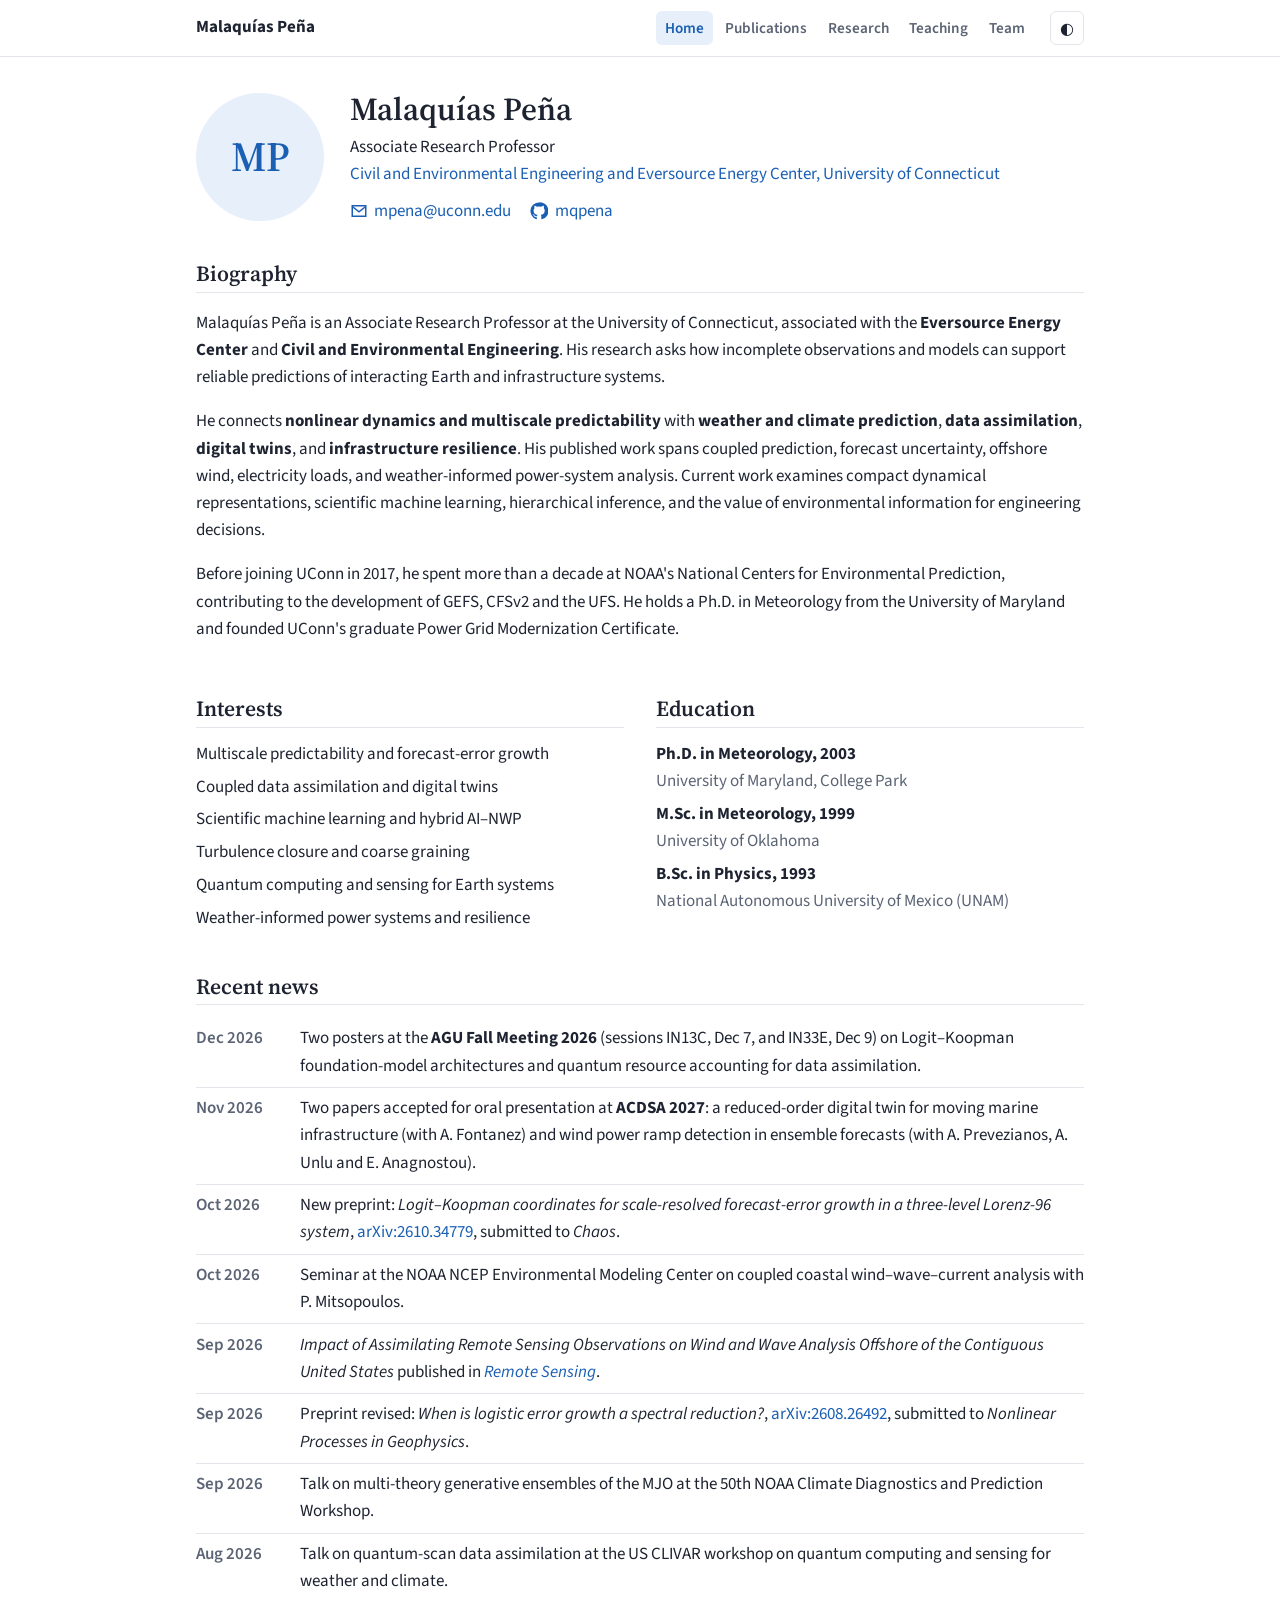
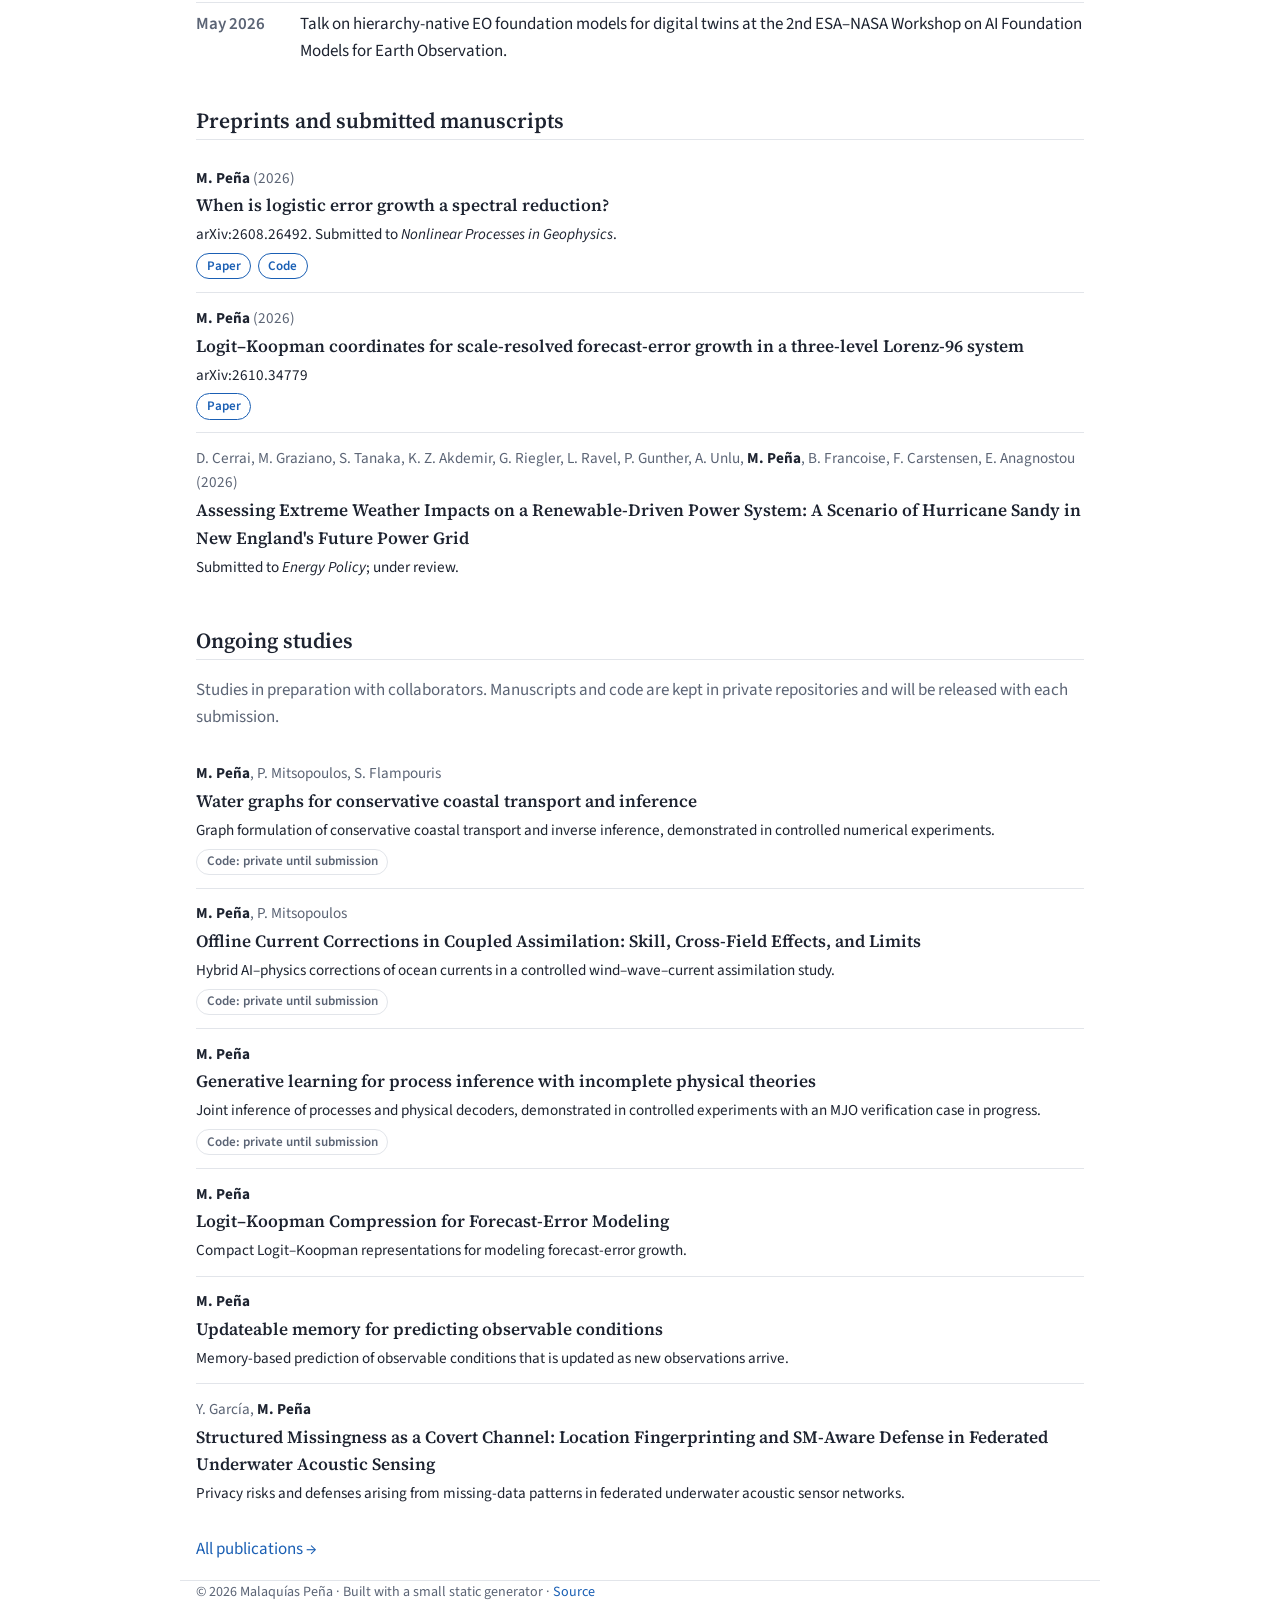
<file: index.html>
<!doctype html>
<html lang="en">
<head>
<meta charset="utf-8">
<meta name="viewport" content="width=device-width, initial-scale=1">
<title>Malaquías Peña</title>
<meta name="description" content="Malaquías Peña, Associate Research Professor, Civil and Environmental Engineering and Eversource Energy Center, University of Connecticut.">
<link rel="preconnect" href="https://fonts.googleapis.com">
<link href="https://fonts.googleapis.com/css2?family=Source+Sans+3:wght@400;600;700&family=Source+Serif+4:opsz,wght@8..60,600&display=swap" rel="stylesheet">
<link rel="stylesheet" href="assets/style.css">
<script>try{const t=localStorage.getItem('theme');if(t)document.documentElement.dataset.theme=t}catch(e){}</script>
</head>
<body>
<header class="top"><div class="wrap">
<a class="brand" href="index.html">Malaquías Peña</a>
<nav><a href="index.html" aria-current="page">Home</a><a href="publications.html">Publications</a><a href="research.html">Research</a><a href="teaching.html">Teaching</a><a href="team.html">Team</a></nav>
<button class="theme" type="button" aria-label="Toggle light or dark theme" onclick="toggleTheme()">◐</button>
</div></header>
<main class="wrap">

<section class="profile">
  <div class="avatar" aria-hidden="true">MP</div>
  <div>
    <h1>Malaquías Peña</h1>
    <p class="role">Associate Research Professor<br><a href="https://www.eversource.uconn.edu/">Civil and Environmental Engineering and Eversource Energy Center, University of Connecticut</a></p>
    <p class="icons"><a href="mailto:mpena@uconn.edu" aria-label="Email"><svg viewBox="0 0 24 24" aria-hidden="true"><path d="M3 5h18v14H3z" fill="none" stroke="currentColor" stroke-width="2"/><path d="m3 6 9 7 9-7" fill="none" stroke="currentColor" stroke-width="2"/></svg><span>mpena@uconn.edu</span></a>
    <a href="https://github.com/mqpena" aria-label="GitHub"><svg viewBox="0 0 24 24" aria-hidden="true"><path fill="currentColor" d="M12 .5a11.5 11.5 0 0 0-3.6 22.4c.6.1.8-.3.8-.6v-2c-3.2.7-3.9-1.5-3.9-1.5-.5-1.3-1.3-1.7-1.3-1.7-1-.7.1-.7.1-.7 1.2.1 1.8 1.2 1.8 1.2 1 1.8 2.8 1.3 3.5 1 .1-.8.4-1.3.7-1.6-2.6-.3-5.3-1.3-5.3-5.7 0-1.3.5-2.3 1.2-3.1-.1-.3-.5-1.5.1-3.1 0 0 1-.3 3.2 1.2a11 11 0 0 1 5.8 0c2.2-1.5 3.2-1.2 3.2-1.2.6 1.6.2 2.8.1 3.1.8.8 1.2 1.8 1.2 3.1 0 4.4-2.7 5.4-5.3 5.7.4.4.8 1.1.8 2.2v3.3c0 .3.2.7.8.6A11.5 11.5 0 0 0 12 .5Z"/></svg><span>mqpena</span></a></p>
  </div>
</section>
<section><h2>Biography</h2><p>Malaquías Peña is an Associate Research Professor at the University of Connecticut, associated with the <b>Eversource Energy Center</b> and <b>Civil and Environmental Engineering</b>. His research asks how incomplete observations and models can support reliable predictions of interacting Earth and infrastructure systems.</p><p>He connects <b>nonlinear dynamics and multiscale predictability</b> with <b>weather and climate prediction</b>, <b>data assimilation</b>, <b>digital twins</b>, and <b>infrastructure resilience</b>. His published work spans coupled prediction, forecast uncertainty, offshore wind, electricity loads, and weather-informed power-system analysis. Current work examines compact dynamical representations, scientific machine learning, hierarchical inference, and the value of environmental information for engineering decisions.</p><p>Before joining UConn in 2017, he spent more than a decade at NOAA's National Centers for Environmental Prediction, contributing to the development of GEFS, CFSv2 and the UFS. He holds a Ph.D. in Meteorology from the University of Maryland and founded UConn's graduate Power Grid Modernization Certificate.</p></section>
<section class="cols">
  <div><h2>Interests</h2><ul class="plain"><li>Multiscale predictability and forecast-error growth</li><li>Coupled data assimilation and digital twins</li><li>Scientific machine learning and hybrid AI–NWP</li><li>Turbulence closure and coarse graining</li><li>Quantum computing and sensing for Earth systems</li><li>Weather-informed power systems and resilience</li></ul></div>
  <div><h2>Education</h2><ul class="plain"><li><b>Ph.D. in Meteorology, 2003</b><br><span class="dim">University of Maryland, College Park</span></li><li><b>M.Sc. in Meteorology, 1999</b><br><span class="dim">University of Oklahoma</span></li><li><b>B.Sc. in Physics, 1993</b><br><span class="dim">National Autonomous University of Mexico (UNAM)</span></li></ul></div>
</section>
<section><h2>Recent news</h2><table class="news"><tr><th scope="row">Dec 2026</th><td>Two posters at the <b>AGU Fall Meeting 2026</b> (sessions IN13C, Dec 7, and IN33E, Dec 9) on Logit–Koopman foundation-model architectures and quantum resource accounting for data assimilation.</td></tr><tr><th scope="row">Nov 2026</th><td>Two papers accepted for oral presentation at <b>ACDSA 2027</b>: a reduced-order digital twin for moving marine infrastructure (with A. Fontanez) and wind power ramp detection in ensemble forecasts (with A. Prevezianos, A. Unlu and E. Anagnostou).</td></tr><tr><th scope="row">Oct 2026</th><td>New preprint: <i>Logit–Koopman coordinates for scale-resolved forecast-error growth in a three-level Lorenz-96 system</i>, <a href="https://arxiv.org/abs/2610.34779v1">arXiv:2610.34779</a>, submitted to <i>Chaos</i>.</td></tr><tr><th scope="row">Oct 2026</th><td>Seminar at the NOAA NCEP Environmental Modeling Center on coupled coastal wind–wave–current analysis with P. Mitsopoulos.</td></tr><tr><th scope="row">Sep 2026</th><td><i>Impact of Assimilating Remote Sensing Observations on Wind and Wave Analysis Offshore of the Contiguous United States</i> published in <a href="https://doi.org/10.3390/rs18193383"><i>Remote Sensing</i></a>.</td></tr><tr><th scope="row">Sep 2026</th><td>Preprint revised: <i>When is logistic error growth a spectral reduction?</i>, <a href="https://arxiv.org/abs/2608.26492v3">arXiv:2608.26492</a>, submitted to <i>Nonlinear Processes in Geophysics</i>.</td></tr><tr><th scope="row">Sep 2026</th><td>Talk on multi-theory generative ensembles of the MJO at the 50th NOAA Climate Diagnostics and Prediction Workshop.</td></tr><tr><th scope="row">Aug 2026</th><td>Talk on quantum-scan data assimilation at the US CLIVAR workshop on quantum computing and sensing for weather and climate.</td></tr><tr><th scope="row">May 2026</th><td>Talk on hierarchy-native EO foundation models for digital twins at the 2nd ESA–NASA Workshop on AI Foundation Models for Earth Observation.</td></tr></table></section>
<section><h2>Preprints and submitted manuscripts</h2><ul class="pubs"><li class="pub"><div class="authors"><b>M. Peña</b> (2026)</div><div class="ptitle">When is logistic error growth a spectral reduction?</div><div class="venue">arXiv:2608.26492. Submitted to <i>Nonlinear Processes in Geophysics</i>.</div><div class=links><a class="pill" href="https://arxiv.org/abs/2608.26492v3">Paper</a><a class="pill" href="https://github.com/mqpena/logistic-error-growth-limits">Code</a></div></li><li class="pub"><div class="authors"><b>M. Peña</b> (2026)</div><div class="ptitle">Logit–Koopman coordinates for scale-resolved forecast-error growth in a three-level Lorenz-96 system</div><div class="venue">arXiv:2610.34779</div><div class=links><a class="pill" href="https://arxiv.org/abs/2610.34779v1">Paper</a></div></li><li class="pub"><div class="authors">D. Cerrai, M. Graziano, S. Tanaka, K. Z. Akdemir, G. Riegler, L. Ravel, P. Gunther, A. Unlu, <b>M. Peña</b>, B. Francoise, F. Carstensen, E. Anagnostou (2026)</div><div class="ptitle">Assessing Extreme Weather Impacts on a Renewable-Driven Power System: A Scenario of Hurricane Sandy in New England&#x27;s Future Power Grid</div><div class="venue">Submitted to <i>Energy Policy</i>; under review.</div></li></ul></section>
<section><h2>Ongoing studies</h2><p class="dim">Studies in preparation with collaborators. Manuscripts and code are kept in private repositories and will be released with each submission.</p>
<ul class="pubs"><li class="pub"><div class="authors"><b>M. Peña</b>, P. Mitsopoulos, S. Flampouris</div><div class="ptitle">Water graphs for conservative coastal transport and inference</div><div class="venue">Graph formulation of conservative coastal transport and inverse inference, demonstrated in controlled numerical experiments.</div><div class=links><span class="pill muted" title="Private repository, opened on submission">Code: private until submission</span></div></li><li class="pub"><div class="authors"><b>M. Peña</b>, P. Mitsopoulos</div><div class="ptitle">Offline Current Corrections in Coupled Assimilation: Skill, Cross-Field Effects, and Limits</div><div class="venue">Hybrid AI–physics corrections of ocean currents in a controlled wind–wave–current assimilation study.</div><div class=links><span class="pill muted" title="Private repository, opened on submission">Code: private until submission</span></div></li><li class="pub"><div class="authors"><b>M. Peña</b></div><div class="ptitle">Generative learning for process inference with incomplete physical theories</div><div class="venue">Joint inference of processes and physical decoders, demonstrated in controlled experiments with an MJO verification case in progress.</div><div class=links><span class="pill muted" title="Private repository, opened on submission">Code: private until submission</span></div></li><li class="pub"><div class="authors"><b>M. Peña</b></div><div class="ptitle">Logit–Koopman Compression for Forecast-Error Modeling</div><div class="venue">Compact Logit–Koopman representations for modeling forecast-error growth.</div></li><li class="pub"><div class="authors"><b>M. Peña</b></div><div class="ptitle">Updateable memory for predicting observable conditions</div><div class="venue">Memory-based prediction of observable conditions that is updated as new observations arrive.</div></li><li class="pub"><div class="authors">Y. García, <b>M. Peña</b></div><div class="ptitle">Structured Missingness as a Covert Channel: Location Fingerprinting and SM-Aware Defense in Federated Underwater Acoustic Sensing</div><div class="venue">Privacy risks and defenses arising from missing-data patterns in federated underwater acoustic sensor networks.</div></li></ul></section>
<p><a href="publications.html">All publications →</a></p>

</main>
<footer class="wrap">© 2026 Malaquías Peña · Built with a small static generator · <a href="https://github.com/mqpena/mqpena.github.io">Source</a></footer>
<script>
function toggleTheme(){const r=document.documentElement;const dark=r.dataset.theme?r.dataset.theme==='dark':matchMedia('(prefers-color-scheme: dark)').matches;r.dataset.theme=dark?'light':'dark';try{localStorage.setItem('theme',r.dataset.theme)}catch(e){}}
</script>
</body>
</html>
</file>
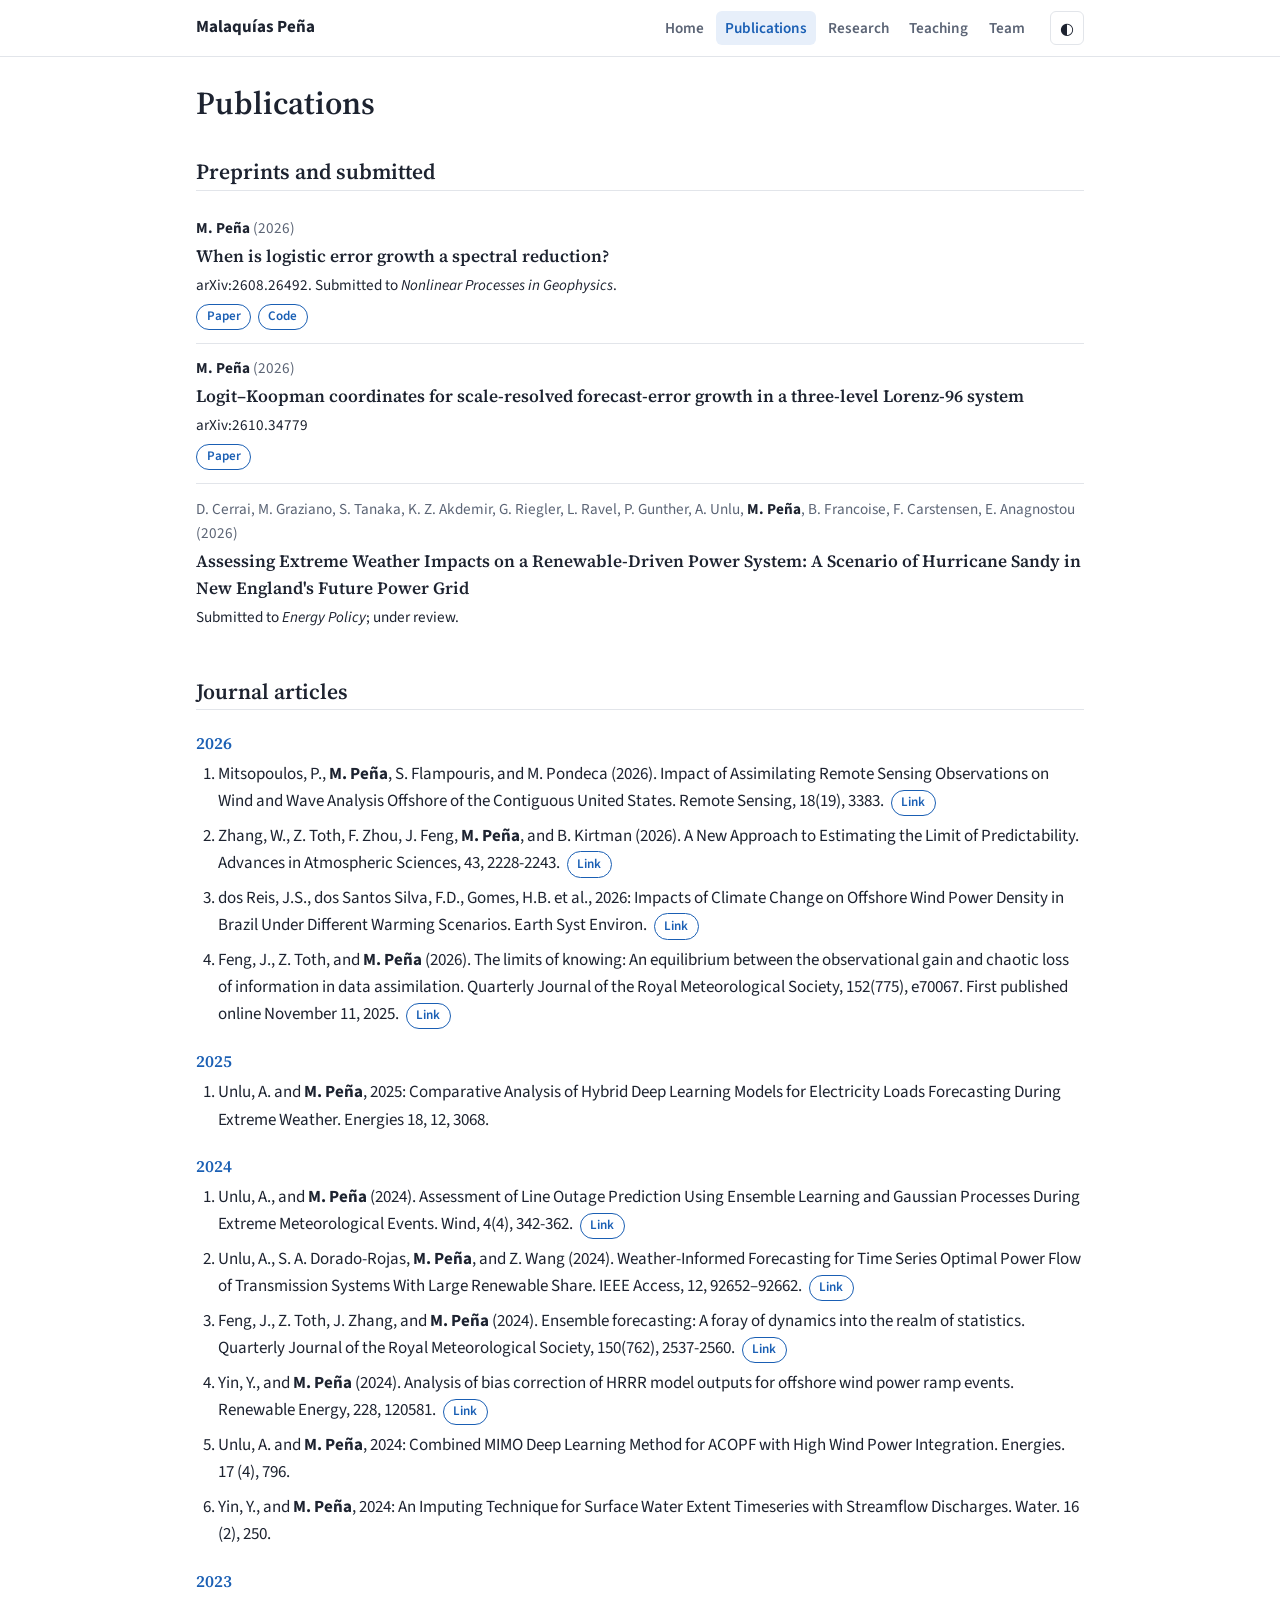
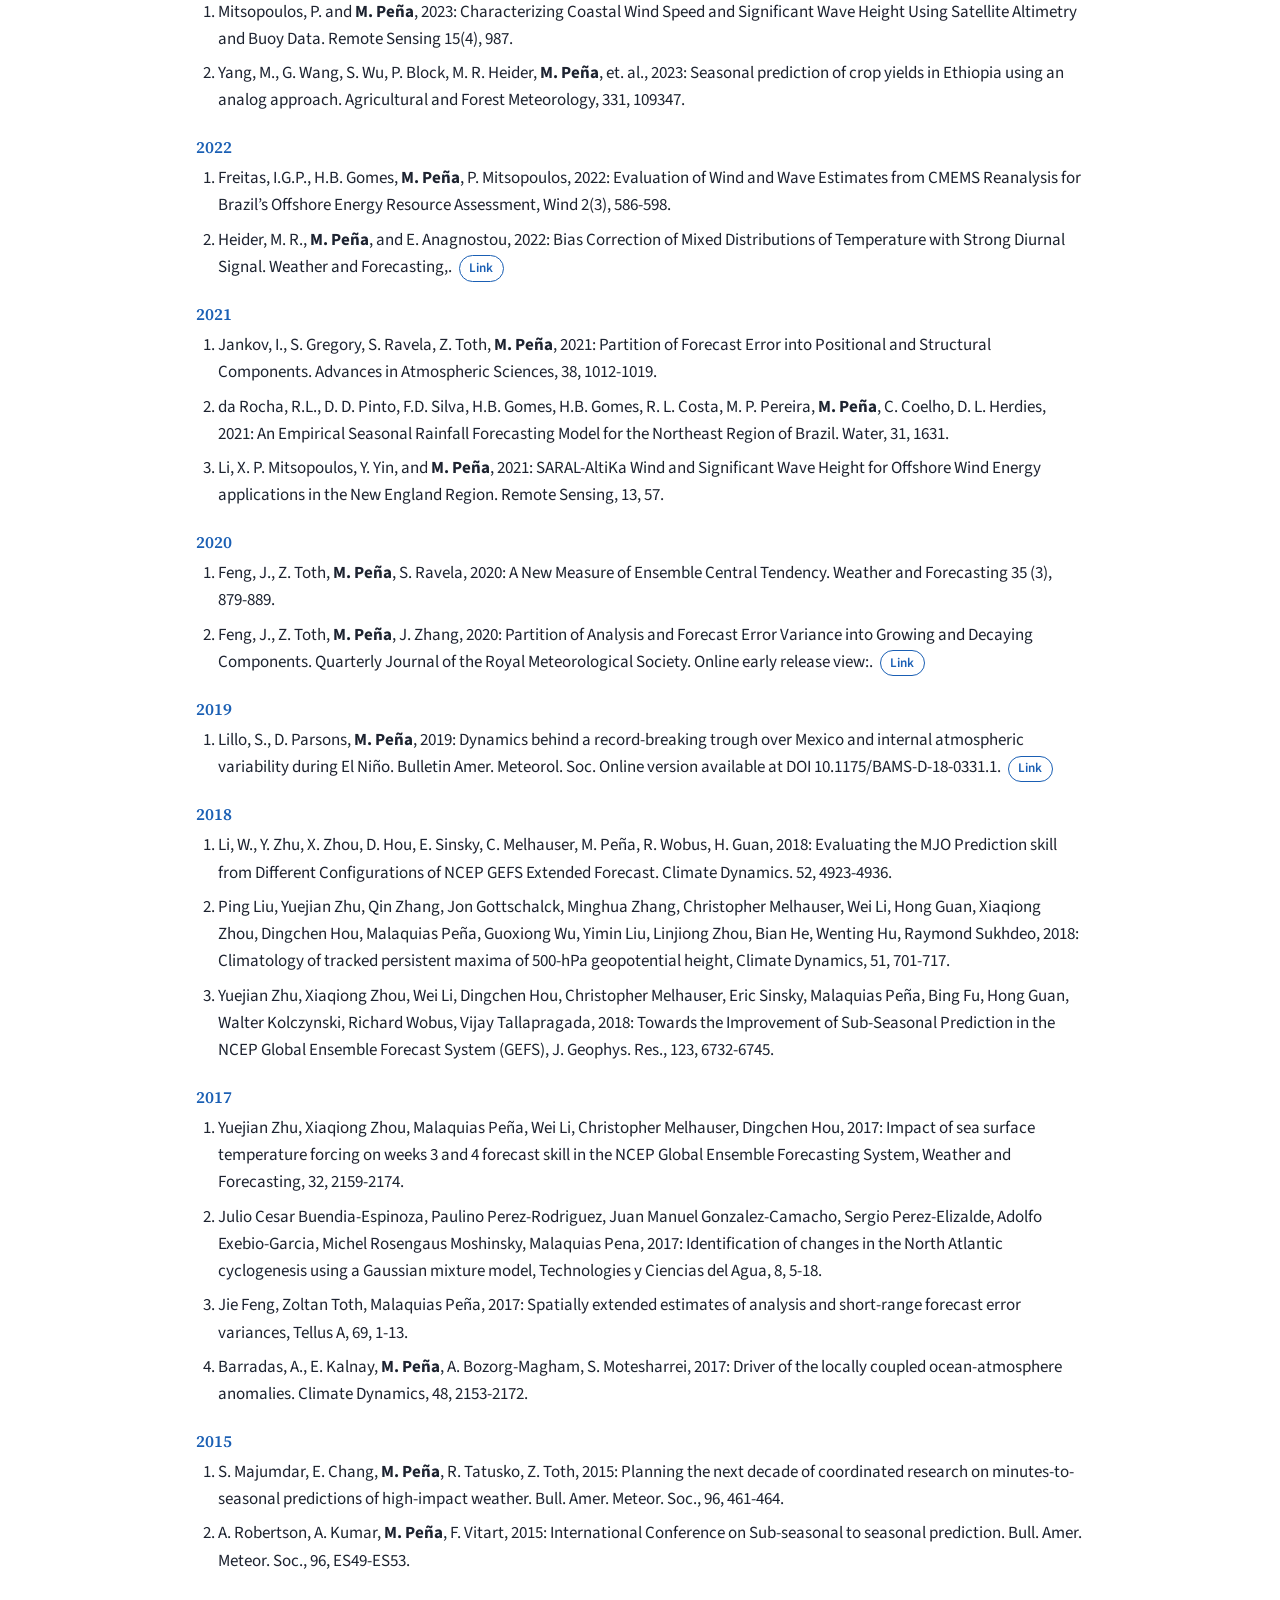
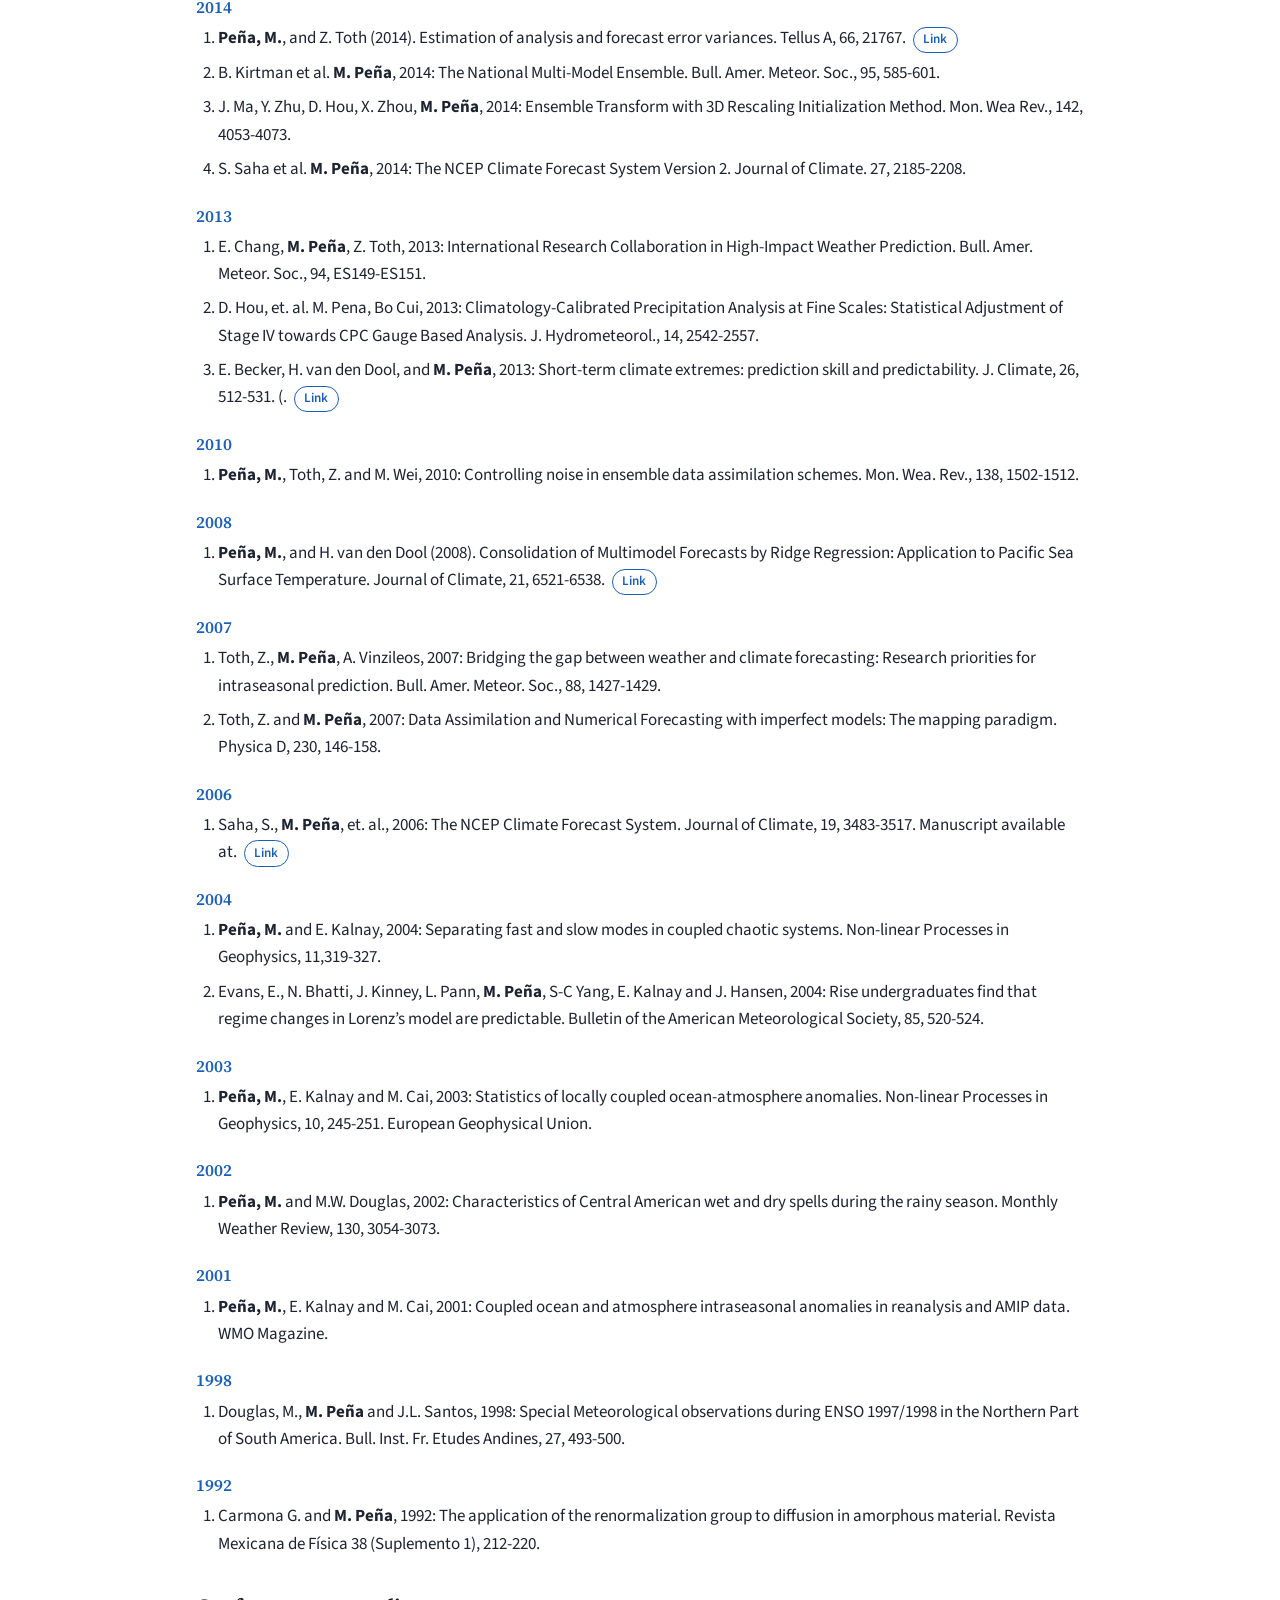
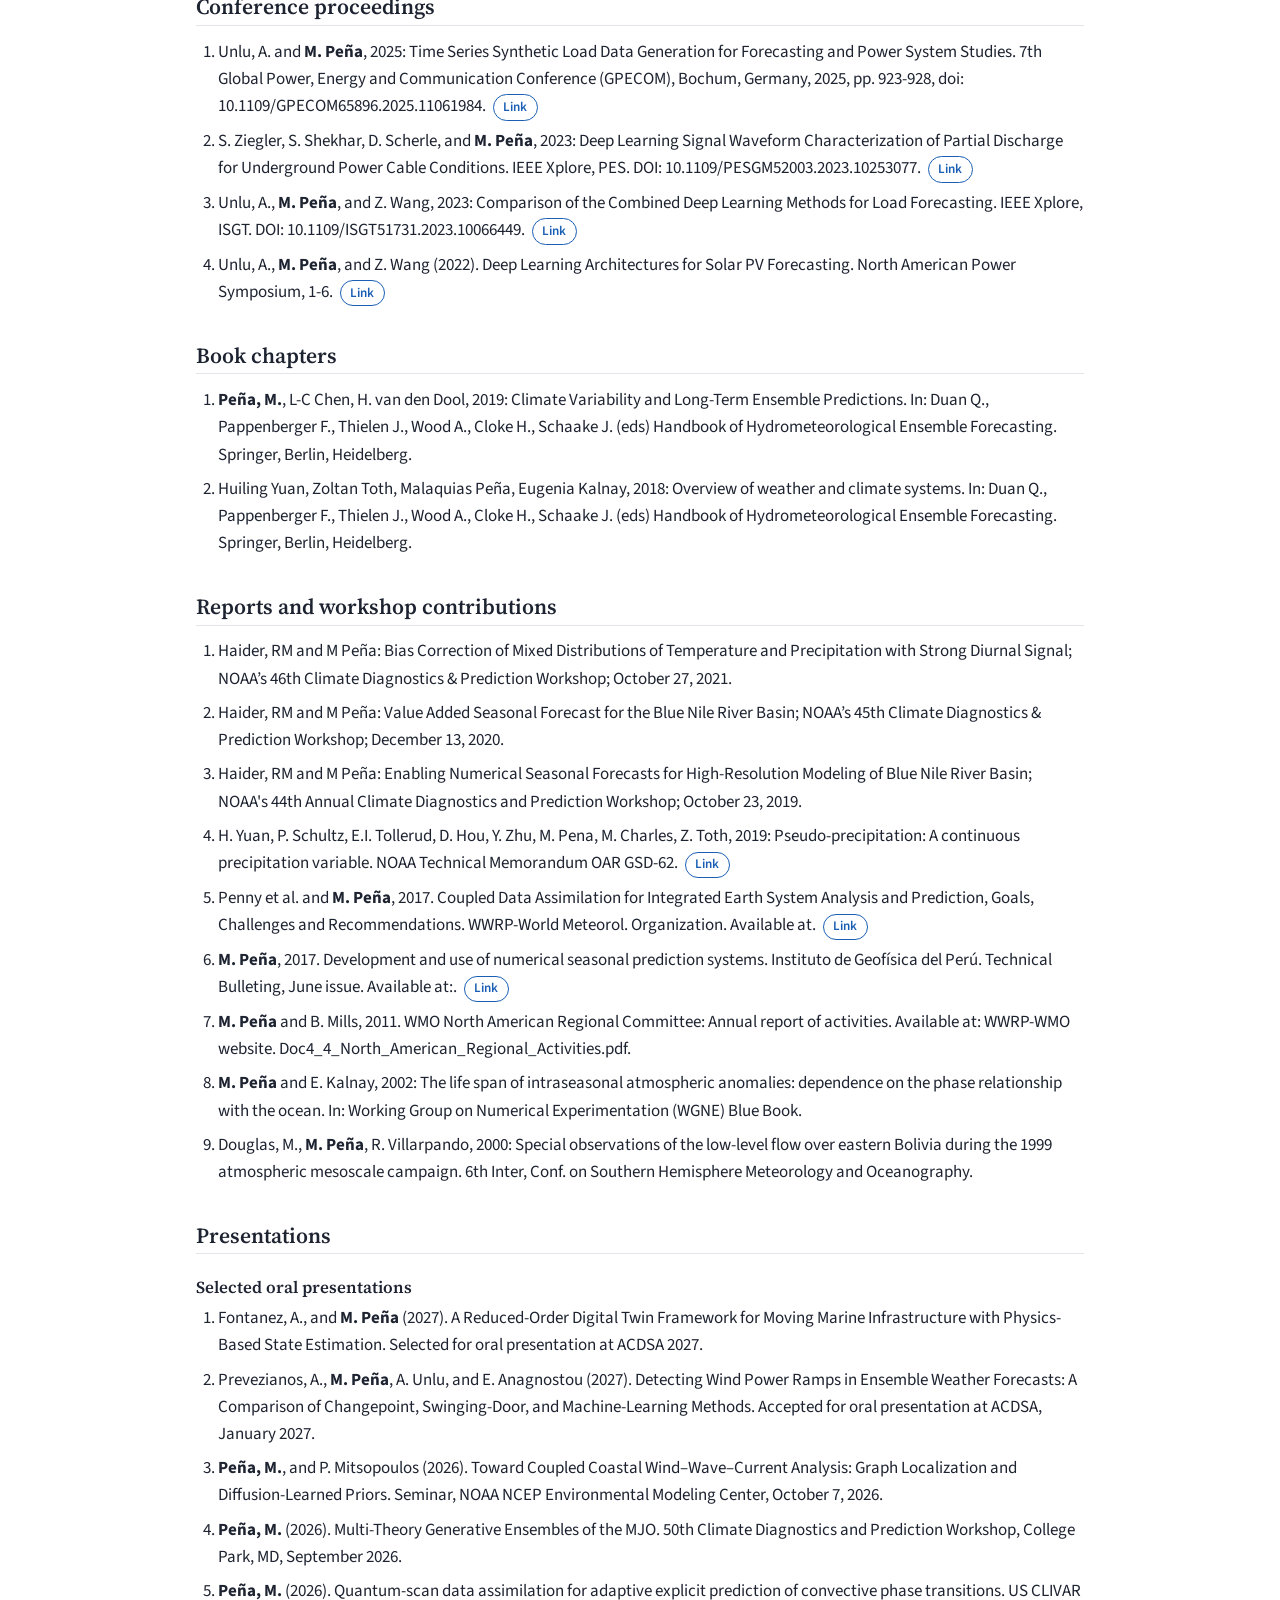
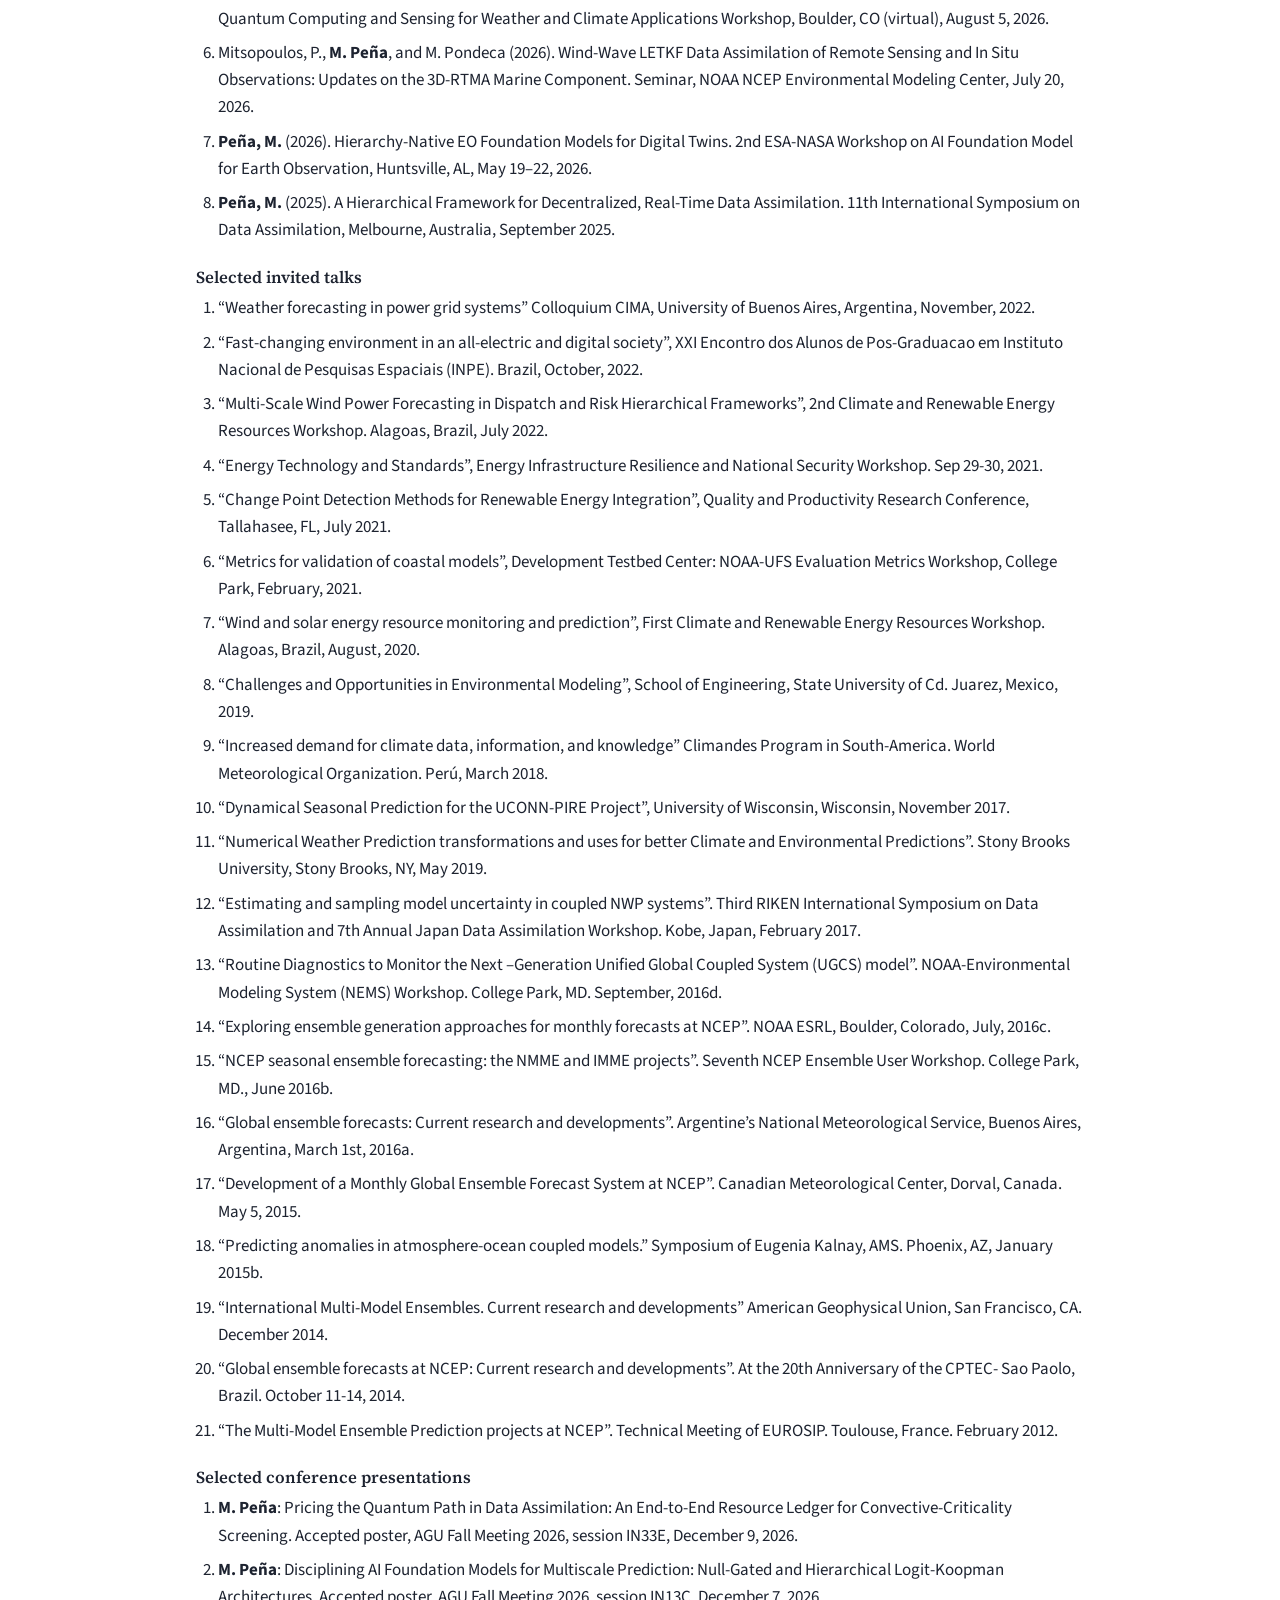
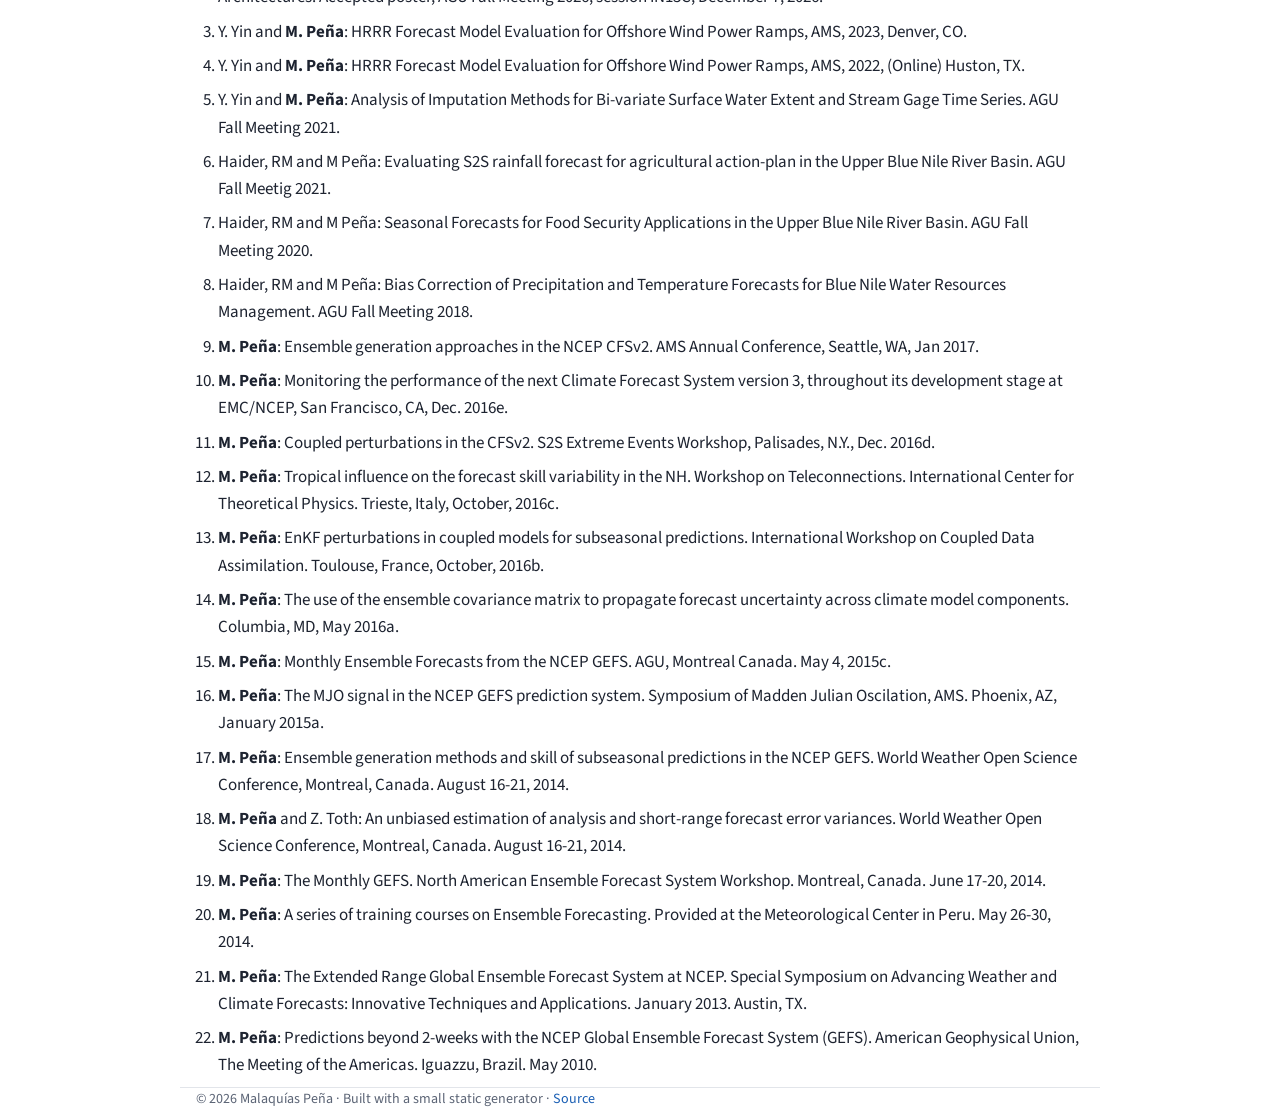
<file: publications.html>
<!doctype html>
<html lang="en">
<head>
<meta charset="utf-8">
<meta name="viewport" content="width=device-width, initial-scale=1">
<title>Publications · Malaquías Peña</title>
<meta name="description" content="Malaquías Peña, Associate Research Professor, Civil and Environmental Engineering and Eversource Energy Center, University of Connecticut.">
<link rel="preconnect" href="https://fonts.googleapis.com">
<link href="https://fonts.googleapis.com/css2?family=Source+Sans+3:wght@400;600;700&family=Source+Serif+4:opsz,wght@8..60,600&display=swap" rel="stylesheet">
<link rel="stylesheet" href="assets/style.css">
<script>try{const t=localStorage.getItem('theme');if(t)document.documentElement.dataset.theme=t}catch(e){}</script>
</head>
<body>
<header class="top"><div class="wrap">
<a class="brand" href="index.html">Malaquías Peña</a>
<nav><a href="index.html">Home</a><a href="publications.html" aria-current="page">Publications</a><a href="research.html">Research</a><a href="teaching.html">Teaching</a><a href="team.html">Team</a></nav>
<button class="theme" type="button" aria-label="Toggle light or dark theme" onclick="toggleTheme()">◐</button>
</div></header>
<main class="wrap">
<h1>Publications</h1><section><h2>Preprints and submitted</h2><ul class="pubs"><li class="pub"><div class="authors"><b>M. Peña</b> (2026)</div><div class="ptitle">When is logistic error growth a spectral reduction?</div><div class="venue">arXiv:2608.26492. Submitted to <i>Nonlinear Processes in Geophysics</i>.</div><div class=links><a class="pill" href="https://arxiv.org/abs/2608.26492v3">Paper</a><a class="pill" href="https://github.com/mqpena/logistic-error-growth-limits">Code</a></div></li><li class="pub"><div class="authors"><b>M. Peña</b> (2026)</div><div class="ptitle">Logit–Koopman coordinates for scale-resolved forecast-error growth in a three-level Lorenz-96 system</div><div class="venue">arXiv:2610.34779</div><div class=links><a class="pill" href="https://arxiv.org/abs/2610.34779v1">Paper</a></div></li><li class="pub"><div class="authors">D. Cerrai, M. Graziano, S. Tanaka, K. Z. Akdemir, G. Riegler, L. Ravel, P. Gunther, A. Unlu, <b>M. Peña</b>, B. Francoise, F. Carstensen, E. Anagnostou (2026)</div><div class="ptitle">Assessing Extreme Weather Impacts on a Renewable-Driven Power System: A Scenario of Hurricane Sandy in New England&#x27;s Future Power Grid</div><div class="venue">Submitted to <i>Energy Policy</i>; under review.</div></li></ul></section><section><h2>Journal articles</h2><h3 class="year">2026</h3><ol class="cites"><li>Mitsopoulos, P., <b>M. Peña</b>, S. Flampouris, and M. Pondeca (2026). Impact of Assimilating Remote Sensing Observations on Wind and Wave Analysis Offshore of the Contiguous United States. Remote Sensing, 18(19), 3383. <a class="pill" href="https://doi.org/10.3390/rs18193383">Link</a></li><li>Zhang, W., Z. Toth, F. Zhou, J. Feng, <b>M. Peña</b>, and B. Kirtman (2026). A New Approach to Estimating the Limit of Predictability. Advances in Atmospheric Sciences, 43, 2228-2243. <a class="pill" href="https://doi.org/10.1007/s00376-026-5621-8">Link</a></li><li>dos Reis, J.S., dos Santos Silva, F.D., Gomes, H.B. et al., 2026: Impacts of Climate Change on Offshore Wind Power Density in Brazil Under Different Warming Scenarios. Earth Syst Environ. <a class="pill" href="https://doi.org/10.1007/s41748-026-01289-y">Link</a></li><li>Feng, J., Z. Toth, and <b>M. Peña</b> (2026). The limits of knowing: An equilibrium between the observational gain and chaotic loss of information in data assimilation. Quarterly Journal of the Royal Meteorological Society, 152(775), e70067. First published online November 11, 2025. <a class="pill" href="https://doi.org/10.1002/qj.70067">Link</a></li></ol><h3 class="year">2025</h3><ol class="cites"><li>Unlu, A.  and <b>M. Peña</b>, 2025: Comparative Analysis of Hybrid Deep Learning Models for Electricity Loads Forecasting During Extreme Weather. Energies 18, 12, 3068.</li></ol><h3 class="year">2024</h3><ol class="cites"><li>Unlu, A., and <b>M. Peña</b> (2024). Assessment of Line Outage Prediction Using Ensemble Learning and Gaussian Processes During Extreme Meteorological Events. Wind, 4(4), 342-362. <a class="pill" href="https://doi.org/10.3390/wind4040017">Link</a></li><li>Unlu, A., S. A. Dorado-Rojas, <b>M. Peña</b>, and Z. Wang (2024). Weather-Informed Forecasting for Time Series Optimal Power Flow of Transmission Systems With Large Renewable Share. IEEE Access, 12, 92652–92662. <a class="pill" href="https://doi.org/10.1109/ACCESS.2024.3419841">Link</a></li><li>Feng, J., Z. Toth, J. Zhang, and <b>M. Peña</b> (2024). Ensemble forecasting: A foray of dynamics into the realm of statistics. Quarterly Journal of the Royal Meteorological Society, 150(762), 2537-2560. <a class="pill" href="https://doi.org/10.1002/qj.4745">Link</a></li><li>Yin, Y., and <b>M. Peña</b> (2024). Analysis of bias correction of HRRR model outputs for offshore wind power ramp events. Renewable Energy, 228, 120581. <a class="pill" href="https://doi.org/10.1016/j.renene.2024.120581">Link</a></li><li>Unlu, A. and <b>M. Peña</b>, 2024: Combined MIMO Deep Learning Method for ACOPF with High Wind Power Integration. Energies. 17 (4), 796.</li><li>Yin, Y., and <b>M. Peña</b>, 2024: An Imputing Technique for Surface Water Extent Timeseries with Streamflow Discharges. Water. 16 (2), 250.</li></ol><h3 class="year">2023</h3><ol class="cites"><li>Mitsopoulos, P. and <b>M. Peña</b>, 2023: Characterizing Coastal Wind Speed and Significant Wave Height Using Satellite Altimetry and Buoy Data. Remote Sensing 15(4), 987.</li><li>Yang, M., G. Wang, S. Wu, P. Block, M. R. Heider, <b>M. Peña</b>, et. al., 2023: Seasonal prediction of crop yields in Ethiopia using an analog approach. Agricultural and Forest Meteorology, 331, 109347.</li></ol><h3 class="year">2022</h3><ol class="cites"><li>Freitas, I.G.P., H.B. Gomes, <b>M. Peña</b>, P. Mitsopoulos, 2022: Evaluation of Wind and Wave Estimates from CMEMS Reanalysis for Brazil’s Offshore Energy Resource Assessment, Wind 2(3), 586-598.</li><li>Heider, M. R., <b>M. Peña</b>, and E. Anagnostou, 2022: Bias Correction of Mixed Distributions of Temperature with Strong Diurnal Signal. Weather and Forecasting,. <a class="pill" href="https://doi.org/10.1175/WAF-D-21-0108.1">Link</a></li></ol><h3 class="year">2021</h3><ol class="cites"><li>Jankov, I., S. Gregory, S. Ravela, Z. Toth, <b>M. Peña</b>, 2021: Partition of Forecast Error into Positional and Structural Components. Advances in Atmospheric Sciences, 38, 1012-1019.</li><li>da Rocha, R.L., D. D. Pinto, F.D. Silva, H.B. Gomes, H.B. Gomes, R. L. Costa, M. P. Pereira, <b>M. Peña</b>, C. Coelho, D. L. Herdies, 2021: An Empirical Seasonal Rainfall Forecasting Model for the Northeast Region of Brazil. Water, 31, 1631.</li><li>Li, X. P. Mitsopoulos, Y. Yin, and <b>M. Peña</b>, 2021: SARAL-AltiKa Wind and Significant Wave Height for Offshore Wind Energy applications in the New England Region. Remote Sensing, 13, 57.</li></ol><h3 class="year">2020</h3><ol class="cites"><li>Feng, J., Z. Toth, <b>M. Peña</b>, S. Ravela, 2020: A New Measure of Ensemble Central Tendency. Weather and Forecasting 35 (3), 879-889.</li><li>Feng, J., Z. Toth, <b>M. Peña</b>, J. Zhang, 2020: Partition of Analysis and Forecast Error Variance into Growing and Decaying Components. Quarterly Journal of the Royal Meteorological Society. Online early release view:. <a class="pill" href="https://doi.org/10.1002/qj.3738">Link</a></li></ol><h3 class="year">2019</h3><ol class="cites"><li>Lillo, S., D. Parsons, <b>M. Peña</b>, 2019: Dynamics behind a record-breaking trough over Mexico and internal atmospheric variability during El Niño. Bulletin Amer. Meteorol. Soc. Online version available at DOI 10.1175/BAMS-D-18-0331.1. <a class="pill" href="https://doi.org/10.1175/BAMS-D-18-0331.1">Link</a></li></ol><h3 class="year">2018</h3><ol class="cites"><li>Li, W., Y. Zhu, X. Zhou, D. Hou, E. Sinsky, C. Melhauser, M. Peña, R. Wobus, H. Guan, 2018: Evaluating the MJO Prediction skill from Different Configurations of NCEP GEFS Extended Forecast. Climate Dynamics. 52, 4923-4936.</li><li>Ping Liu, Yuejian Zhu, Qin Zhang, Jon Gottschalck, Minghua Zhang, Christopher Melhauser, Wei Li, Hong Guan, Xiaqiong Zhou, Dingchen Hou, Malaquias Peña, Guoxiong Wu, Yimin Liu, Linjiong Zhou, Bian He, Wenting Hu, Raymond Sukhdeo, 2018: Climatology of tracked persistent maxima of 500-hPa geopotential height, Climate Dynamics, 51, 701-717.</li><li>Yuejian Zhu, Xiaqiong Zhou, Wei Li, Dingchen Hou, Christopher Melhauser, Eric Sinsky, Malaquias Peña, Bing Fu, Hong Guan, Walter Kolczynski, Richard Wobus, Vijay Tallapragada, 2018: Towards the Improvement of Sub-Seasonal Prediction in the NCEP Global Ensemble Forecast System (GEFS), J. Geophys. Res., 123, 6732-6745.</li></ol><h3 class="year">2017</h3><ol class="cites"><li>Yuejian Zhu, Xiaqiong Zhou, Malaquias Peña, Wei Li, Christopher Melhauser, Dingchen Hou, 2017: Impact of sea surface temperature forcing on weeks 3 and 4 forecast skill in the NCEP Global Ensemble Forecasting System, Weather and Forecasting, 32, 2159-2174.</li><li>Julio Cesar Buendia-Espinoza, Paulino Perez-Rodriguez, Juan Manuel Gonzalez-Camacho, Sergio Perez-Elizalde, Adolfo Exebio-Garcia, Michel Rosengaus Moshinsky, Malaquias Pena, 2017: Identification of changes in the North Atlantic cyclogenesis using a Gaussian mixture model, Technologies y Ciencias del Agua, 8, 5-18.</li><li>Jie Feng, Zoltan Toth, Malaquias Peña, 2017: Spatially extended estimates of analysis and short-range forecast error variances, Tellus A, 69, 1-13.</li><li>Barradas, A., E. Kalnay, <b>M. Peña</b>, A. Bozorg-Magham, S. Motesharrei, 2017: Driver of the locally coupled ocean-atmosphere anomalies. Climate Dynamics, 48, 2153-2172.</li></ol><h3 class="year">2015</h3><ol class="cites"><li>S. Majumdar, E. Chang, <b>M. Peña</b>, R. Tatusko, Z. Toth, 2015: Planning the next decade of coordinated research on minutes-to-seasonal predictions of high-impact weather. Bull. Amer. Meteor. Soc., 96, 461-464.</li><li>A. Robertson, A. Kumar, <b>M. Peña</b>, F. Vitart, 2015: International Conference on Sub-seasonal to seasonal prediction. Bull. Amer. Meteor. Soc., 96, ES49-ES53.</li></ol><h3 class="year">2014</h3><ol class="cites"><li><b>Peña, M.</b>, and Z. Toth (2014). Estimation of analysis and forecast error variances. Tellus A, 66, 21767. <a class="pill" href="https://doi.org/10.3402/tellusa.v66.21767">Link</a></li><li>B. Kirtman et al. <b>M. Peña</b>, 2014: The National Multi-Model Ensemble. Bull. Amer. Meteor. Soc., 95, 585-601.</li><li>J. Ma, Y. Zhu, D. Hou, X. Zhou, <b>M. Peña</b>, 2014: Ensemble Transform with 3D Rescaling Initialization Method. Mon. Wea Rev., 142, 4053-4073.</li><li>S. Saha et al. <b>M. Peña</b>, 2014: The NCEP Climate Forecast System Version 2. Journal of Climate. 27, 2185-2208.</li></ol><h3 class="year">2013</h3><ol class="cites"><li>E. Chang, <b>M. Peña</b>, Z. Toth, 2013: International Research Collaboration in High-Impact Weather Prediction. Bull. Amer. Meteor. Soc., 94, ES149-ES151.</li><li>D. Hou, et. al. M. Pena, Bo Cui, 2013: Climatology-Calibrated Precipitation Analysis at Fine Scales: Statistical Adjustment of Stage IV towards CPC Gauge Based Analysis. J. Hydrometeorol., 14, 2542-2557.</li><li>E. Becker, H. van den Dool, and <b>M. Peña</b>, 2013: Short-term climate extremes: prediction skill and predictability. J. Climate, 26, 512-531. (. <a class="pill" href="http://dx.doi.org/10.1175/JCLI-D-12-00177.1)">Link</a></li></ol><h3 class="year">2010</h3><ol class="cites"><li><b>Peña, M.</b>, Toth, Z. and M. Wei, 2010: Controlling noise in ensemble data assimilation schemes. Mon. Wea. Rev., 138, 1502-1512.</li></ol><h3 class="year">2008</h3><ol class="cites"><li><b>Peña, M.</b>, and H. van den Dool (2008). Consolidation of Multimodel Forecasts by Ridge Regression: Application to Pacific Sea Surface Temperature. Journal of Climate, 21, 6521-6538. <a class="pill" href="https://doi.org/10.1175/2008JCLI2226.1">Link</a></li></ol><h3 class="year">2007</h3><ol class="cites"><li>Toth, Z., <b>M. Peña</b>, A. Vinzileos, 2007: Bridging the gap between weather and climate forecasting: Research priorities for intraseasonal prediction. Bull. Amer. Meteor. Soc., 88, 1427-1429.</li><li>Toth, Z. and <b>M. Peña</b>, 2007: Data Assimilation and Numerical Forecasting with imperfect models: The mapping paradigm. Physica D, 230, 146-158.</li></ol><h3 class="year">2006</h3><ol class="cites"><li>Saha, S., <b>M. Peña</b>, et. al., 2006: The NCEP Climate Forecast System. Journal of Climate, 19, 3483-3517. Manuscript available at. <a class="pill" href="http://cfs.ncep.noaa.gov">Link</a></li></ol><h3 class="year">2004</h3><ol class="cites"><li><b>Peña, M.</b> and E. Kalnay, 2004: Separating fast and slow modes in coupled chaotic systems. Non-linear Processes in Geophysics, 11,319-327.</li><li>Evans, E., N. Bhatti, J. Kinney, L. Pann, <b>M. Peña</b>, S-C Yang, E. Kalnay and J. Hansen, 2004: Rise undergraduates find that regime changes in Lorenz’s model are predictable. Bulletin of the American Meteorological Society, 85, 520-524.</li></ol><h3 class="year">2003</h3><ol class="cites"><li><b>Peña, M.</b>, E. Kalnay and M. Cai, 2003: Statistics of locally coupled ocean-atmosphere anomalies. Non-linear Processes in Geophysics, 10, 245-251. European Geophysical Union.</li></ol><h3 class="year">2002</h3><ol class="cites"><li><b>Peña, M.</b> and M.W. Douglas, 2002: Characteristics of Central American wet and dry spells during the rainy season. Monthly Weather Review, 130, 3054-3073.</li></ol><h3 class="year">2001</h3><ol class="cites"><li><b>Peña, M.</b>, E. Kalnay and M. Cai, 2001: Coupled ocean and atmosphere intraseasonal anomalies in reanalysis and AMIP data. WMO Magazine.</li></ol><h3 class="year">1998</h3><ol class="cites"><li>Douglas, M., <b>M. Peña</b> and J.L. Santos, 1998: Special Meteorological observations during ENSO 1997/1998 in the Northern Part of South America. Bull. Inst. Fr. Etudes Andines, 27, 493-500.</li></ol><h3 class="year">1992</h3><ol class="cites"><li>Carmona G. and <b>M. Peña</b>, 1992: The application of the renormalization group to diffusion in amorphous material. Revista Mexicana de Física 38 (Suplemento 1), 212-220.</li></ol></section><section><h2>Conference proceedings</h2><ol class="cites"><li>Unlu, A.  and <b>M. Peña</b>, 2025: Time Series Synthetic Load Data Generation for Forecasting and Power System Studies. 7th Global Power, Energy and Communication Conference (GPECOM), Bochum, Germany, 2025, pp. 923-928, doi: 10.1109/GPECOM65896.2025.11061984. <a class="pill" href="https://doi.org/10.1109/GPECOM65896.2025.11061984">Link</a></li><li>S. Ziegler, S. Shekhar, D. Scherle, and <b>M. Peña</b>, 2023: Deep Learning Signal Waveform Characterization of Partial Discharge for Underground Power Cable Conditions. IEEE Xplore, PES. DOI: 10.1109/PESGM52003.2023.10253077. <a class="pill" href="https://doi.org/10.1109/PESGM52003.2023.10253077">Link</a></li><li>Unlu, A., <b>M. Peña</b>, and Z. Wang, 2023: Comparison of the Combined Deep Learning Methods for Load Forecasting. IEEE Xplore, ISGT. DOI: 10.1109/ISGT51731.2023.10066449. <a class="pill" href="https://doi.org/10.1109/ISGT51731.2023.10066449">Link</a></li><li>Unlu, A., <b>M. Peña</b>, and Z. Wang (2022). Deep Learning Architectures for Solar PV Forecasting. North American Power Symposium, 1-6. <a class="pill" href="https://doi.org/10.1109/NAPS56150.2022.10012176">Link</a></li></ol></section><section><h2>Book chapters</h2><ol class="cites"><li><b>Peña, M.</b>, L-C Chen, H. van den Dool, 2019: Climate Variability and Long-Term Ensemble Predictions. In: Duan Q., Pappenberger F., Thielen J., Wood A., Cloke H., Schaake J. (eds) Handbook of Hydrometeorological Ensemble Forecasting. Springer, Berlin, Heidelberg.</li><li>Huiling Yuan, Zoltan Toth, Malaquias Peña, Eugenia Kalnay, 2018: Overview of weather and climate systems. In: Duan Q., Pappenberger F., Thielen J., Wood A., Cloke H., Schaake J. (eds) Handbook of Hydrometeorological Ensemble Forecasting. Springer, Berlin, Heidelberg.</li></ol></section><section><h2>Reports and workshop contributions</h2><ol class="cites"><li>Haider, RM and M Peña: Bias Correction of Mixed Distributions of Temperature and Precipitation with Strong Diurnal Signal; NOAA’s 46th Climate Diagnostics &amp; Prediction Workshop; October 27, 2021.</li><li>Haider, RM and M Peña: Value Added Seasonal Forecast for the Blue Nile River Basin; NOAA’s 45th Climate Diagnostics &amp; Prediction Workshop; December 13, 2020.</li><li>Haider, RM and M Peña: Enabling Numerical Seasonal Forecasts for High-Resolution Modeling of Blue Nile River Basin; NOAA&#x27;s 44th Annual Climate Diagnostics and Prediction Workshop; October 23, 2019.</li><li>H. Yuan, P. Schultz, E.I. Tollerud, D. Hou, Y. Zhu, M. Pena, M. Charles, Z. Toth, 2019: Pseudo-precipitation: A continuous precipitation variable. NOAA Technical Memorandum OAR GSD-62. <a class="pill" href="https://doi.org/10.25923/3h37-gp49">Link</a></li><li>Penny et al. and <b>M. Peña</b>, 2017. Coupled Data Assimilation for Integrated Earth System Analysis and Prediction, Goals, Challenges and Recommendations. WWRP-World Meteorol. Organization. Available at. <a class="pill" href="https://www.wmo.int/pages/prog/arep/wwrp/new/documents/Final_WWRP_2017_3_27_July.pdf">Link</a></li><li><b>M. Peña</b>, 2017. Development and use of numerical seasonal prediction systems. Instituto de Geofísica del Perú. Technical Bulleting, June issue. Available at:. <a class="pill" href="http://www.met.igp.gob.pe/publicaciones/Divulgacion_PPR_El_Nino_IGP_201706.pdf">Link</a></li><li><b>M. Peña</b> and B. Mills, 2011. WMO North American Regional Committee: Annual report of activities. Available at: WWRP-WMO website. Doc4_4_North_American_Regional_Activities.pdf.</li><li><b>M. Peña</b> and E. Kalnay, 2002: The life span of intraseasonal atmospheric anomalies: dependence on the phase relationship with the ocean. In: Working Group on Numerical Experimentation (WGNE) Blue Book.</li><li>Douglas, M., <b>M. Peña</b>, R. Villarpando, 2000: Special observations of the low-level flow over eastern Bolivia during the 1999 atmospheric mesoscale campaign. 6th Inter, Conf. on Southern Hemisphere Meteorology and Oceanography.</li></ol></section><section><h2>Presentations</h2><h3>Selected oral presentations</h3><ol class="cites"><li>Fontanez, A., and <b>M. Peña</b> (2027). A Reduced-Order Digital Twin Framework for Moving Marine Infrastructure with Physics-Based State Estimation. Selected for oral presentation at ACDSA 2027.</li><li>Prevezianos, A., <b>M. Peña</b>, A. Unlu, and E. Anagnostou (2027). Detecting Wind Power Ramps in Ensemble Weather Forecasts: A Comparison of Changepoint, Swinging-Door, and Machine-Learning Methods. Accepted for oral presentation at ACDSA, January 2027.</li><li><b>Peña, M.</b>, and P. Mitsopoulos (2026). Toward Coupled Coastal Wind–Wave–Current Analysis: Graph Localization and Diffusion-Learned Priors. Seminar, NOAA NCEP Environmental Modeling Center, October 7, 2026.</li><li><b>Peña, M.</b> (2026). Multi-Theory Generative Ensembles of the MJO. 50th Climate Diagnostics and Prediction Workshop, College Park, MD, September 2026.</li><li><b>Peña, M.</b> (2026). Quantum-scan data assimilation for adaptive explicit prediction of convective phase transitions. US CLIVAR Quantum Computing and Sensing for Weather and Climate Applications Workshop, Boulder, CO (virtual), August 5, 2026.</li><li>Mitsopoulos, P., <b>M. Peña</b>, and M. Pondeca (2026). Wind-Wave LETKF Data Assimilation of Remote Sensing and In Situ Observations: Updates on the 3D-RTMA Marine Component. Seminar, NOAA NCEP Environmental Modeling Center, July 20, 2026.</li><li><b>Peña, M.</b> (2026). Hierarchy-Native EO Foundation Models for Digital Twins. 2nd ESA-NASA Workshop on AI Foundation Model for Earth Observation, Huntsville, AL, May 19–22, 2026.</li><li><b>Peña, M.</b> (2025). A Hierarchical Framework for Decentralized, Real-Time Data Assimilation. 11th International Symposium on Data Assimilation, Melbourne, Australia, September 2025.</li></ol><h3>Selected invited talks</h3><ol class="cites"><li>“Weather forecasting in power grid systems” Colloquium CIMA, University of Buenos Aires, Argentina, November, 2022.</li><li>“Fast-changing environment in an all-electric and digital society”, XXI Encontro dos Alunos de Pos-Graduacao em Instituto Nacional de Pesquisas Espaciais (INPE). Brazil, October, 2022.</li><li>“Multi-Scale Wind Power Forecasting in Dispatch and Risk Hierarchical Frameworks”, 2nd Climate and Renewable Energy Resources Workshop. Alagoas, Brazil, July 2022.</li><li>“Energy Technology and Standards”, Energy Infrastructure Resilience and National Security Workshop. Sep 29-30, 2021.</li><li>“Change Point Detection Methods for Renewable Energy Integration”, Quality and Productivity Research Conference, Tallahasee, FL, July 2021.</li><li>“Metrics for validation of coastal models”, Development Testbed Center: NOAA-UFS Evaluation Metrics Workshop, College Park, February, 2021.</li><li>“Wind and solar energy resource monitoring and prediction”, First Climate and Renewable Energy Resources Workshop. Alagoas, Brazil, August, 2020.</li><li>“Challenges and Opportunities in Environmental Modeling”, School of Engineering, State University of Cd. Juarez, Mexico, 2019.</li><li>“Increased demand for climate data, information, and knowledge” Climandes Program in South-America. World Meteorological Organization. Perú, March 2018.</li><li>“Dynamical Seasonal Prediction for the UCONN-PIRE Project”, University of Wisconsin, Wisconsin, November 2017.</li><li>“Numerical Weather Prediction transformations and uses for better Climate and Environmental Predictions”. Stony Brooks University, Stony Brooks, NY, May 2019.</li><li>“Estimating and sampling model uncertainty in coupled NWP systems”.  Third RIKEN International Symposium on Data Assimilation and 7th Annual Japan Data Assimilation Workshop. Kobe, Japan, February 2017.</li><li>“Routine Diagnostics to Monitor the Next –Generation Unified Global Coupled System (UGCS) model”. NOAA-Environmental Modeling System (NEMS) Workshop. College Park, MD. September, 2016d.</li><li>“Exploring ensemble generation approaches for monthly forecasts at NCEP”. NOAA ESRL, Boulder, Colorado, July, 2016c.</li><li>“NCEP seasonal ensemble forecasting: the NMME and IMME projects”. Seventh NCEP Ensemble User Workshop. College Park, MD., June 2016b.</li><li>“Global ensemble forecasts: Current research and developments”. Argentine’s National Meteorological Service, Buenos Aires, Argentina, March 1st, 2016a.</li><li>“Development of a Monthly Global Ensemble Forecast System at NCEP”. Canadian Meteorological Center, Dorval, Canada. May 5, 2015.</li><li>“Predicting anomalies in atmosphere-ocean coupled models.” Symposium of Eugenia Kalnay, AMS. Phoenix, AZ, January 2015b.</li><li>“International Multi-Model Ensembles. Current research and developments” American Geophysical Union, San Francisco, CA. December 2014.</li><li>“Global ensemble forecasts at NCEP: Current research and developments”. At the 20th Anniversary of the CPTEC- Sao Paolo, Brazil. October 11-14, 2014.</li><li>“The Multi-Model Ensemble Prediction projects at NCEP”. Technical Meeting of EUROSIP. Toulouse, France. February 2012.</li></ol><h3>Selected conference presentations</h3><ol class="cites"><li><b>M. Peña</b>: Pricing the Quantum Path in Data Assimilation: An End-to-End Resource Ledger for Convective-Criticality Screening. Accepted poster, AGU Fall Meeting 2026, session IN33E, December 9, 2026.</li><li><b>M. Peña</b>: Disciplining AI Foundation Models for Multiscale Prediction: Null-Gated and Hierarchical Logit-Koopman Architectures. Accepted poster, AGU Fall Meeting 2026, session IN13C, December 7, 2026.</li><li>Y. Yin and <b>M. Peña</b>: HRRR Forecast Model Evaluation for Offshore Wind Power Ramps, AMS, 2023, Denver, CO.</li><li>Y. Yin and <b>M. Peña</b>: HRRR Forecast Model Evaluation for Offshore Wind Power Ramps, AMS, 2022, (Online) Huston, TX.</li><li>Y. Yin and <b>M. Peña</b>: Analysis of Imputation Methods for Bi-variate Surface Water Extent and Stream Gage Time Series. AGU Fall Meeting 2021.</li><li>Haider, RM and M Peña: Evaluating S2S rainfall forecast for agricultural action-plan in the Upper Blue Nile River Basin. AGU Fall Meetig 2021.</li><li>Haider, RM and M Peña: Seasonal Forecasts for Food Security Applications in the Upper Blue Nile River Basin. AGU Fall Meeting 2020.</li><li>Haider, RM and M Peña: Bias Correction of Precipitation and Temperature Forecasts for Blue Nile Water Resources Management. AGU Fall Meeting 2018.</li><li><b>M. Peña</b>: Ensemble generation approaches in the NCEP CFSv2. AMS Annual Conference, Seattle, WA, Jan 2017.</li><li><b>M. Peña</b>: Monitoring the performance of the next Climate Forecast System version 3, throughout its development stage at EMC/NCEP, San Francisco, CA, Dec. 2016e.</li><li><b>M. Peña</b>: Coupled perturbations in the CFSv2. S2S Extreme Events Workshop, Palisades, N.Y., Dec. 2016d.</li><li><b>M. Peña</b>: Tropical influence on the forecast skill variability in the NH. Workshop on Teleconnections. International Center for Theoretical Physics. Trieste, Italy, October, 2016c.</li><li><b>M. Peña</b>: EnKF perturbations in coupled models for subseasonal predictions. International Workshop on Coupled Data Assimilation. Toulouse, France, October, 2016b.</li><li><b>M. Peña</b>: The use of the ensemble covariance matrix to propagate forecast uncertainty across climate model components. Columbia, MD, May 2016a.</li><li><b>M. Peña</b>: Monthly Ensemble Forecasts from the NCEP GEFS. AGU, Montreal Canada. May 4, 2015c.</li><li><b>M. Peña</b>: The MJO signal in the NCEP GEFS prediction system. Symposium of Madden Julian Oscilation, AMS. Phoenix, AZ, January 2015a.</li><li><b>M. Peña</b>: Ensemble generation methods and skill of subseasonal predictions in the NCEP GEFS. World Weather Open Science Conference, Montreal, Canada. August 16-21, 2014.</li><li><b>M. Peña</b> and Z. Toth: An unbiased estimation of analysis and short-range forecast error variances.  World Weather Open Science Conference, Montreal, Canada. August 16-21, 2014.</li><li><b>M. Peña</b>: The Monthly GEFS. North American Ensemble Forecast System Workshop. Montreal, Canada. June 17-20, 2014.</li><li><b>M. Peña</b>: A series of training courses on Ensemble Forecasting. Provided at the Meteorological Center in Peru. May 26-30, 2014.</li><li><b>M. Peña</b>: The Extended Range Global Ensemble Forecast System at NCEP. Special Symposium on Advancing Weather and Climate Forecasts: Innovative Techniques and Applications. January 2013. Austin, TX.</li><li><b>M. Peña</b>: Predictions beyond 2-weeks with the NCEP Global Ensemble Forecast System (GEFS). American Geophysical Union, The Meeting of the Americas. Iguazzu, Brazil. May 2010.</li></ol></section>
</main>
<footer class="wrap">© 2026 Malaquías Peña · Built with a small static generator · <a href="https://github.com/mqpena/mqpena.github.io">Source</a></footer>
<script>
function toggleTheme(){const r=document.documentElement;const dark=r.dataset.theme?r.dataset.theme==='dark':matchMedia('(prefers-color-scheme: dark)').matches;r.dataset.theme=dark?'light':'dark';try{localStorage.setItem('theme',r.dataset.theme)}catch(e){}}
</script>
</body>
</html>
</file>
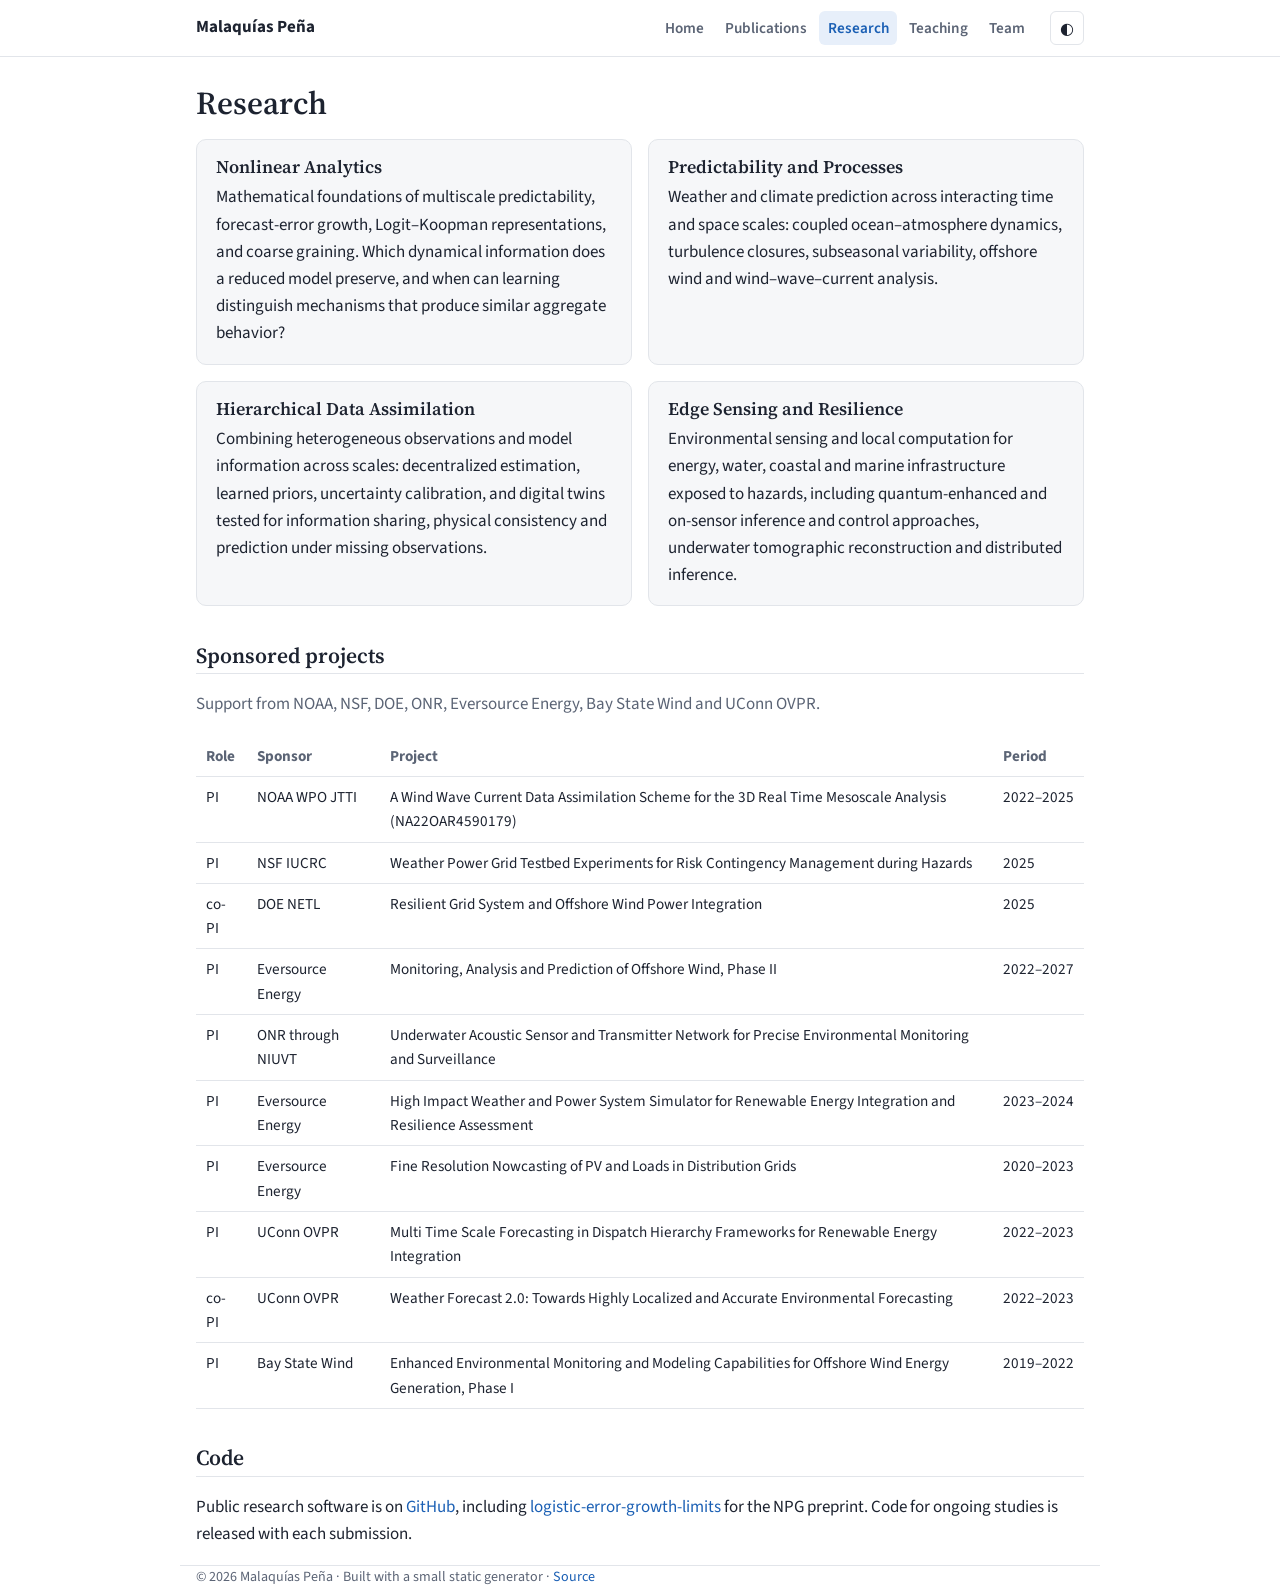
<file: research.html>
<!doctype html>
<html lang="en">
<head>
<meta charset="utf-8">
<meta name="viewport" content="width=device-width, initial-scale=1">
<title>Research · Malaquías Peña</title>
<meta name="description" content="Malaquías Peña, Associate Research Professor, Civil and Environmental Engineering and Eversource Energy Center, University of Connecticut.">
<link rel="preconnect" href="https://fonts.googleapis.com">
<link href="https://fonts.googleapis.com/css2?family=Source+Sans+3:wght@400;600;700&family=Source+Serif+4:opsz,wght@8..60,600&display=swap" rel="stylesheet">
<link rel="stylesheet" href="assets/style.css">
<script>try{const t=localStorage.getItem('theme');if(t)document.documentElement.dataset.theme=t}catch(e){}</script>
</head>
<body>
<header class="top"><div class="wrap">
<a class="brand" href="index.html">Malaquías Peña</a>
<nav><a href="index.html">Home</a><a href="publications.html">Publications</a><a href="research.html" aria-current="page">Research</a><a href="teaching.html">Teaching</a><a href="team.html">Team</a></nav>
<button class="theme" type="button" aria-label="Toggle light or dark theme" onclick="toggleTheme()">◐</button>
</div></header>
<main class="wrap">
<h1>Research</h1><div class="cards"><article class="card"><h2>Nonlinear Analytics</h2><p>Mathematical foundations of multiscale predictability, forecast-error growth, Logit–Koopman representations, and coarse graining. Which dynamical information does a reduced model preserve, and when can learning distinguish mechanisms that produce similar aggregate behavior?</p></article><article class="card"><h2>Predictability and Processes</h2><p>Weather and climate prediction across interacting time and space scales: coupled ocean–atmosphere dynamics, turbulence closures, subseasonal variability, offshore wind and wind–wave–current analysis.</p></article><article class="card"><h2>Hierarchical Data Assimilation</h2><p>Combining heterogeneous observations and model information across scales: decentralized estimation, learned priors, uncertainty calibration, and digital twins tested for information sharing, physical consistency and prediction under missing observations.</p></article><article class="card"><h2>Edge Sensing and Resilience</h2><p>Environmental sensing and local computation for energy, water, coastal and marine infrastructure exposed to hazards, including quantum-enhanced and on-sensor inference and control approaches, underwater tomographic reconstruction and distributed inference.</p></article></div><section><h2>Sponsored projects</h2><p class="dim">Support from NOAA, NSF, DOE, ONR, Eversource Energy, Bay State Wind and UConn OVPR.</p><div class="tablewrap"><table class="grid"><thead><tr><th>Role</th><th>Sponsor</th><th>Project</th><th>Period</th></tr></thead><tbody><tr><td>PI</td><td>NOAA WPO JTTI</td><td>A Wind Wave Current Data Assimilation Scheme for the 3D Real Time Mesoscale Analysis (NA22OAR4590179)</td><td class="nowrap">2022–2025</td></tr><tr><td>PI</td><td>NSF IUCRC</td><td>Weather Power Grid Testbed Experiments for Risk Contingency Management during Hazards</td><td class="nowrap">2025</td></tr><tr><td>co-PI</td><td>DOE NETL</td><td>Resilient Grid System and Offshore Wind Power Integration</td><td class="nowrap">2025</td></tr><tr><td>PI</td><td>Eversource Energy</td><td>Monitoring, Analysis and Prediction of Offshore Wind, Phase II</td><td class="nowrap">2022–2027</td></tr><tr><td>PI</td><td>ONR through NIUVT</td><td>Underwater Acoustic Sensor and Transmitter Network for Precise Environmental Monitoring and Surveillance</td><td class="nowrap"></td></tr><tr><td>PI</td><td>Eversource Energy</td><td>High Impact Weather and Power System Simulator for Renewable Energy Integration and Resilience Assessment</td><td class="nowrap">2023–2024</td></tr><tr><td>PI</td><td>Eversource Energy</td><td>Fine Resolution Nowcasting of PV and Loads in Distribution Grids</td><td class="nowrap">2020–2023</td></tr><tr><td>PI</td><td>UConn OVPR</td><td>Multi Time Scale Forecasting in Dispatch Hierarchy Frameworks for Renewable Energy Integration</td><td class="nowrap">2022–2023</td></tr><tr><td>co-PI</td><td>UConn OVPR</td><td>Weather Forecast 2.0: Towards Highly Localized and Accurate Environmental Forecasting</td><td class="nowrap">2022–2023</td></tr><tr><td>PI</td><td>Bay State Wind</td><td>Enhanced Environmental Monitoring and Modeling Capabilities for Offshore Wind Energy Generation, Phase I</td><td class="nowrap">2019–2022</td></tr></tbody></table></div></section><section><h2>Code</h2><p>Public research software is on <a href="https://github.com/mqpena">GitHub</a>, including <a href="https://github.com/mqpena/logistic-error-growth-limits">logistic-error-growth-limits</a> for the NPG preprint. Code for ongoing studies is released with each submission.</p></section>
</main>
<footer class="wrap">© 2026 Malaquías Peña · Built with a small static generator · <a href="https://github.com/mqpena/mqpena.github.io">Source</a></footer>
<script>
function toggleTheme(){const r=document.documentElement;const dark=r.dataset.theme?r.dataset.theme==='dark':matchMedia('(prefers-color-scheme: dark)').matches;r.dataset.theme=dark?'light':'dark';try{localStorage.setItem('theme',r.dataset.theme)}catch(e){}}
</script>
</body>
</html>
</file>
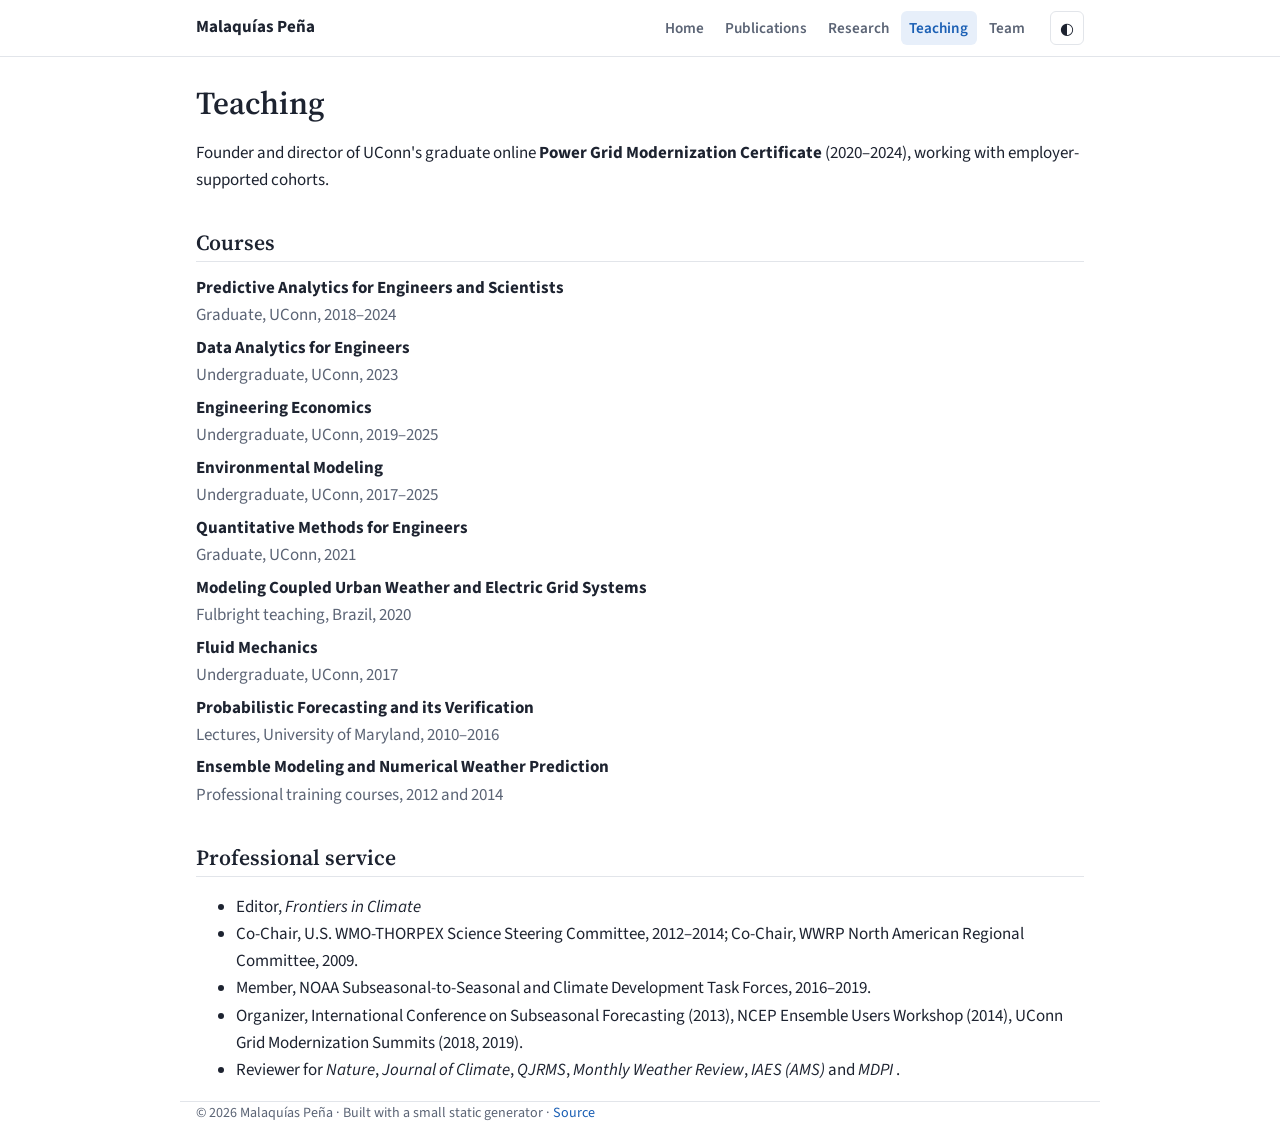
<file: teaching.html>
<!doctype html>
<html lang="en">
<head>
<meta charset="utf-8">
<meta name="viewport" content="width=device-width, initial-scale=1">
<title>Teaching · Malaquías Peña</title>
<meta name="description" content="Malaquías Peña, Associate Research Professor, Civil and Environmental Engineering and Eversource Energy Center, University of Connecticut.">
<link rel="preconnect" href="https://fonts.googleapis.com">
<link href="https://fonts.googleapis.com/css2?family=Source+Sans+3:wght@400;600;700&family=Source+Serif+4:opsz,wght@8..60,600&display=swap" rel="stylesheet">
<link rel="stylesheet" href="assets/style.css">
<script>try{const t=localStorage.getItem('theme');if(t)document.documentElement.dataset.theme=t}catch(e){}</script>
</head>
<body>
<header class="top"><div class="wrap">
<a class="brand" href="index.html">Malaquías Peña</a>
<nav><a href="index.html">Home</a><a href="publications.html">Publications</a><a href="research.html">Research</a><a href="teaching.html" aria-current="page">Teaching</a><a href="team.html">Team</a></nav>
<button class="theme" type="button" aria-label="Toggle light or dark theme" onclick="toggleTheme()">◐</button>
</div></header>
<main class="wrap">
<h1>Teaching</h1><p>Founder and director of UConn's graduate online <b>Power Grid Modernization Certificate</b> (2020–2024), working with employer-supported cohorts.</p><section><h2>Courses</h2><ul class="plain"><li><b>Predictive Analytics for Engineers and Scientists</b><br><span class="dim">Graduate, UConn, 2018–2024</span></li><li><b>Data Analytics for Engineers</b><br><span class="dim">Undergraduate, UConn, 2023</span></li><li><b>Engineering Economics</b><br><span class="dim">Undergraduate, UConn, 2019–2025</span></li><li><b>Environmental Modeling</b><br><span class="dim">Undergraduate, UConn, 2017–2025</span></li><li><b>Quantitative Methods for Engineers</b><br><span class="dim">Graduate, UConn, 2021</span></li><li><b>Modeling Coupled Urban Weather and Electric Grid Systems</b><br><span class="dim">Fulbright teaching, Brazil, 2020</span></li><li><b>Fluid Mechanics</b><br><span class="dim">Undergraduate, UConn, 2017</span></li><li><b>Probabilistic Forecasting and its Verification</b><br><span class="dim">Lectures, University of Maryland, 2010–2016</span></li><li><b>Ensemble Modeling and Numerical Weather Prediction</b><br><span class="dim">Professional training courses, 2012 and 2014</span></li></ul></section><section><h2>Professional service</h2><ul><li>Editor, <i>Frontiers in Climate</i></li><li>Co-Chair, U.S. WMO-THORPEX Science Steering Committee, 2012–2014; Co-Chair, WWRP North American Regional Committee, 2009.</li><li>Member, NOAA Subseasonal-to-Seasonal and Climate Development Task Forces, 2016–2019.</li><li>Organizer, International Conference on Subseasonal Forecasting (2013), NCEP Ensemble Users Workshop (2014), UConn Grid Modernization Summits (2018, 2019).</li><li>Reviewer for <i>Nature</i>, <i>Journal of Climate</i>, <i>QJRMS</i>, <i>Monthly Weather Review</i>, <i> IAES (AMS) </i> and <i> MDPI </i>.</li></ul></section>
</main>
<footer class="wrap">© 2026 Malaquías Peña · Built with a small static generator · <a href="https://github.com/mqpena/mqpena.github.io">Source</a></footer>
<script>
function toggleTheme(){const r=document.documentElement;const dark=r.dataset.theme?r.dataset.theme==='dark':matchMedia('(prefers-color-scheme: dark)').matches;r.dataset.theme=dark?'light':'dark';try{localStorage.setItem('theme',r.dataset.theme)}catch(e){}}
</script>
</body>
</html>
</file>
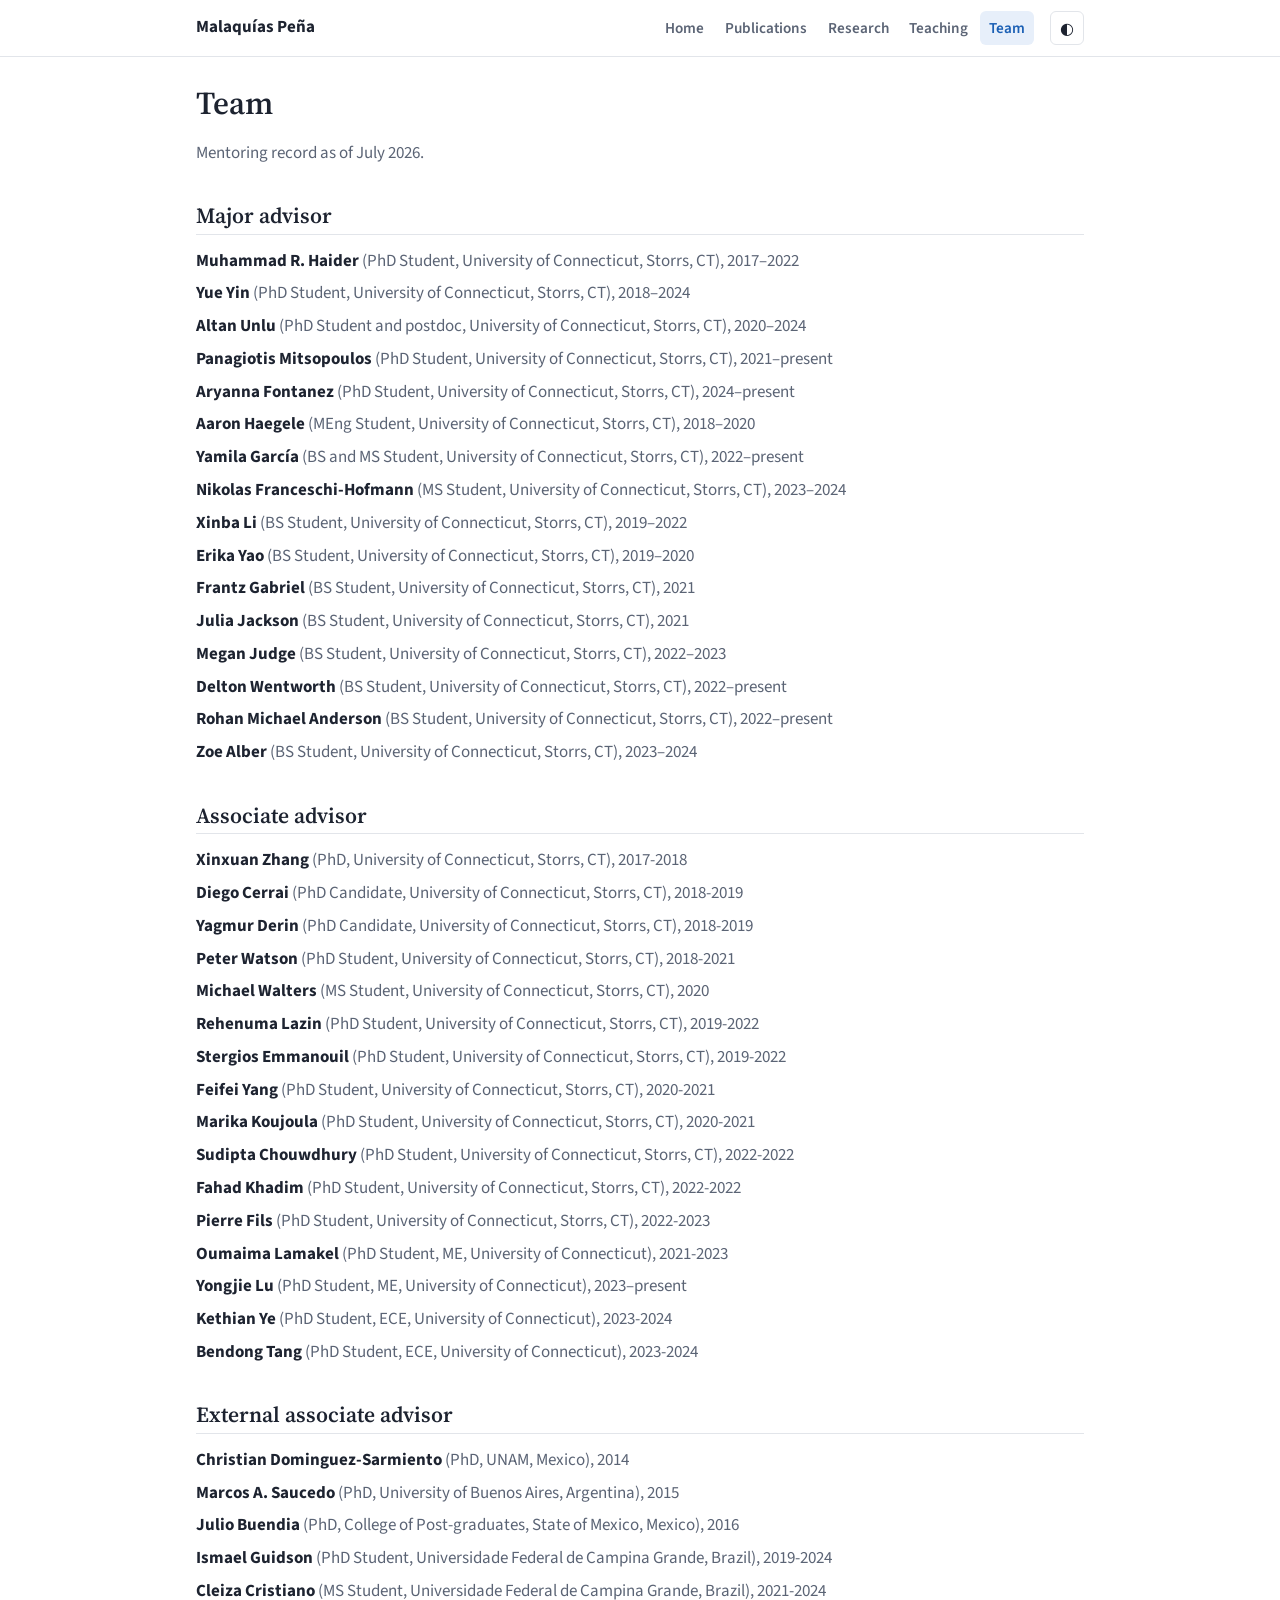
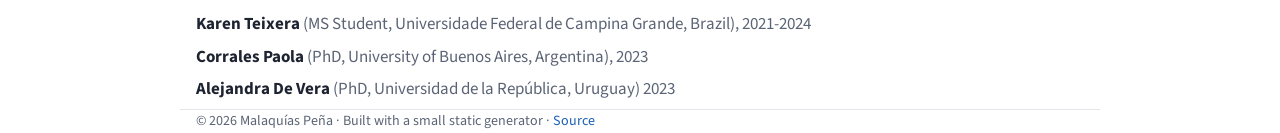
<file: team.html>
<!doctype html>
<html lang="en">
<head>
<meta charset="utf-8">
<meta name="viewport" content="width=device-width, initial-scale=1">
<title>Team · Malaquías Peña</title>
<meta name="description" content="Malaquías Peña, Associate Research Professor, Civil and Environmental Engineering and Eversource Energy Center, University of Connecticut.">
<link rel="preconnect" href="https://fonts.googleapis.com">
<link href="https://fonts.googleapis.com/css2?family=Source+Sans+3:wght@400;600;700&family=Source+Serif+4:opsz,wght@8..60,600&display=swap" rel="stylesheet">
<link rel="stylesheet" href="assets/style.css">
<script>try{const t=localStorage.getItem('theme');if(t)document.documentElement.dataset.theme=t}catch(e){}</script>
</head>
<body>
<header class="top"><div class="wrap">
<a class="brand" href="index.html">Malaquías Peña</a>
<nav><a href="index.html">Home</a><a href="publications.html">Publications</a><a href="research.html">Research</a><a href="teaching.html">Teaching</a><a href="team.html" aria-current="page">Team</a></nav>
<button class="theme" type="button" aria-label="Toggle light or dark theme" onclick="toggleTheme()">◐</button>
</div></header>
<main class="wrap">
<h1>Team</h1><p class="dim">Mentoring record as of July 2026.</p><section><h2>Major advisor</h2><ul class="plain"><li><b>Muhammad R. Haider</b> <span class="dim">(PhD Student, University of Connecticut, Storrs, CT), 2017–2022</span></li><li><b>Yue Yin</b> <span class="dim">(PhD Student, University of Connecticut, Storrs, CT), 2018–2024</span></li><li><b>Altan Unlu</b> <span class="dim">(PhD Student and postdoc, University of Connecticut, Storrs, CT), 2020–2024</span></li><li><b>Panagiotis Mitsopoulos</b> <span class="dim">(PhD Student, University of Connecticut, Storrs, CT), 2021–present</span></li><li><b>Aryanna Fontanez</b> <span class="dim">(PhD Student, University of Connecticut, Storrs, CT), 2024–present</span></li><li><b>Aaron Haegele</b> <span class="dim">(MEng Student, University of Connecticut, Storrs, CT), 2018–2020</span></li><li><b>Yamila García</b> <span class="dim">(BS and MS Student, University of Connecticut, Storrs, CT), 2022–present</span></li><li><b>Nikolas Franceschi-Hofmann</b> <span class="dim">(MS Student, University of Connecticut, Storrs, CT), 2023–2024</span></li><li><b>Xinba Li</b> <span class="dim">(BS Student, University of Connecticut, Storrs, CT), 2019–2022</span></li><li><b>Erika Yao</b> <span class="dim">(BS Student, University of Connecticut, Storrs, CT), 2019–2020</span></li><li><b>Frantz Gabriel</b> <span class="dim">(BS Student, University of Connecticut, Storrs, CT), 2021</span></li><li><b>Julia Jackson</b> <span class="dim">(BS Student, University of Connecticut, Storrs, CT), 2021</span></li><li><b>Megan Judge</b> <span class="dim">(BS Student, University of Connecticut, Storrs, CT), 2022–2023</span></li><li><b>Delton Wentworth</b> <span class="dim">(BS Student, University of Connecticut, Storrs, CT), 2022–present</span></li><li><b>Rohan Michael Anderson</b> <span class="dim">(BS Student, University of Connecticut, Storrs, CT), 2022–present</span></li><li><b>Zoe Alber</b> <span class="dim">(BS Student, University of Connecticut, Storrs, CT), 2023–2024</span></li></ul></section><section><h2>Associate advisor</h2><ul class="plain"><li><b>Xinxuan Zhang</b> <span class="dim">(PhD, University of Connecticut, Storrs, CT), 2017-2018</span></li><li><b>Diego Cerrai</b> <span class="dim">(PhD Candidate, University of Connecticut, Storrs, CT), 2018-2019</span></li><li><b>Yagmur Derin</b> <span class="dim">(PhD Candidate, University of Connecticut, Storrs, CT), 2018-2019</span></li><li><b>Peter Watson</b> <span class="dim">(PhD Student, University of Connecticut, Storrs, CT), 2018-2021</span></li><li><b>Michael Walters</b> <span class="dim">(MS Student, University of Connecticut, Storrs, CT), 2020</span></li><li><b>Rehenuma Lazin</b> <span class="dim">(PhD Student, University of Connecticut, Storrs, CT), 2019-2022</span></li><li><b>Stergios Emmanouil</b> <span class="dim">(PhD Student, University of Connecticut, Storrs, CT), 2019-2022</span></li><li><b>Feifei Yang</b> <span class="dim">(PhD Student, University of Connecticut, Storrs, CT), 2020-2021</span></li><li><b>Marika Koujoula</b> <span class="dim">(PhD Student, University of Connecticut, Storrs, CT), 2020-2021</span></li><li><b>Sudipta Chouwdhury</b> <span class="dim">(PhD Student, University of Connecticut, Storrs, CT), 2022-2022</span></li><li><b>Fahad Khadim</b> <span class="dim">(PhD Student, University of Connecticut, Storrs, CT), 2022-2022</span></li><li><b>Pierre Fils</b> <span class="dim">(PhD Student, University of Connecticut, Storrs, CT), 2022-2023</span></li><li><b>Oumaima Lamakel</b> <span class="dim">(PhD Student, ME, University of Connecticut), 2021-2023</span></li><li><b>Yongjie Lu</b> <span class="dim">(PhD Student, ME, University of Connecticut), 2023–present</span></li><li><b>Kethian Ye</b> <span class="dim">(PhD Student, ECE, University of Connecticut), 2023-2024</span></li><li><b>Bendong Tang</b> <span class="dim">(PhD Student, ECE, University of Connecticut), 2023-2024</span></li></ul></section><section><h2>External associate advisor</h2><ul class="plain"><li><b>Christian Dominguez-Sarmiento</b> <span class="dim">(PhD, UNAM, Mexico), 2014</span></li><li><b>Marcos A. Saucedo</b> <span class="dim">(PhD, University of Buenos Aires, Argentina), 2015</span></li><li><b>Julio Buendia</b> <span class="dim">(PhD, College of Post-graduates, State of Mexico, Mexico), 2016</span></li><li><b>Ismael Guidson</b> <span class="dim">(PhD Student, Universidade Federal de Campina Grande, Brazil), 2019-2024</span></li><li><b>Cleiza Cristiano</b> <span class="dim">(MS Student, Universidade Federal de Campina Grande, Brazil), 2021-2024</span></li><li><b>Karen Teixera</b> <span class="dim">(MS Student, Universidade Federal de Campina Grande, Brazil), 2021-2024</span></li><li><b>Corrales Paola</b> <span class="dim">(PhD, University of Buenos Aires, Argentina), 2023</span></li><li><b>Alejandra De Vera</b> <span class="dim">(PhD, Universidad de la República, Uruguay) 2023</span></li></ul></section>
</main>
<footer class="wrap">© 2026 Malaquías Peña · Built with a small static generator · <a href="https://github.com/mqpena/mqpena.github.io">Source</a></footer>
<script>
function toggleTheme(){const r=document.documentElement;const dark=r.dataset.theme?r.dataset.theme==='dark':matchMedia('(prefers-color-scheme: dark)').matches;r.dataset.theme=dark?'light':'dark';try{localStorage.setItem('theme',r.dataset.theme)}catch(e){}}
</script>
</body>
</html>
</file>
<file: assets/style.css>
:root {
  --bg: #ffffff;
  --surface: #f6f7f9;
  --text: #1d2330;
  --dim: #5b6475;
  --line: #e2e5ea;
  --accent: #1a5fb4;
  --accent-soft: #e7effa;
  color-scheme: light;
}
@media (prefers-color-scheme: dark) {
  :root:not([data-theme="light"]) {
    --bg: #12151b; --surface: #1a1e26; --text: #e6e8ec; --dim: #9aa3b2;
    --line: #2a303b; --accent: #78aeff; --accent-soft: #1d2a3f; color-scheme: dark;
  }
}
:root[data-theme="dark"] {
  --bg: #12151b; --surface: #1a1e26; --text: #e6e8ec; --dim: #9aa3b2;
  --line: #2a303b; --accent: #78aeff; --accent-soft: #1d2a3f; color-scheme: dark;
}
* { box-sizing: border-box; }
html { -webkit-text-size-adjust: 100%; }
body { margin: 0; background: var(--bg); color: var(--text);
  font: 17px/1.6 "Source Sans 3", system-ui, -apple-system, sans-serif; }
a { color: var(--accent); text-decoration: none; }
a:hover { text-decoration: underline; }
.wrap { max-width: 920px; margin: 0 auto; padding: 0 16px; }
h1, h2, h3 { font-family: "Source Serif 4", Georgia, serif; font-weight: 600; line-height: 1.25; }
h1 { font-size: 2rem; margin: 1.6rem 0 .6rem; }
h2 { font-size: 1.35rem; margin: 2.2rem 0 .8rem; padding-bottom: .3rem; border-bottom: 1px solid var(--line); }
h3 { font-size: 1.05rem; margin: 1.4rem 0 .4rem; }
.dim { color: var(--dim); }

.top { position: sticky; top: 0; z-index: 5; background: var(--bg); border-bottom: 1px solid var(--line); }
.top .wrap { display: flex; align-items: center; gap: 1rem; min-height: 56px; flex-wrap: wrap; }
.brand { font-weight: 700; color: var(--text); margin-right: auto; }
nav { display: flex; gap: .2rem; flex-wrap: wrap; }
nav a { color: var(--dim); padding: .3rem .55rem; border-radius: 6px; font-weight: 600; font-size: .95rem; }
nav a[aria-current="page"], nav a:hover { color: var(--accent); background: var(--accent-soft); text-decoration: none; }
.theme { background: none; border: 1px solid var(--line); color: var(--text); border-radius: 6px;
  width: 34px; height: 34px; cursor: pointer; font-size: 1rem; }

.profile { display: flex; gap: 1.6rem; align-items: center; margin-top: 2rem; }
.profile h1 { margin: 0 0 .3rem; }
.avatar { flex: none; width: 128px; height: 128px; border-radius: 50%; display: grid; place-items: center;
  background: var(--accent-soft); color: var(--accent); font: 600 2.6rem "Source Serif 4", serif; }
.role { margin: 0 0 .6rem; }
.icons { display: flex; gap: 1.2rem; flex-wrap: wrap; margin: 0; }
.icons a { display: inline-flex; align-items: center; gap: .4rem; }
.icons svg { width: 18px; height: 18px; }

.cols { display: grid; grid-template-columns: 1fr 1fr; gap: 0 2rem; }
ul.plain { list-style: none; padding: 0; margin: 0; }
ul.plain li { margin: .35rem 0; }

table.news { border-collapse: collapse; width: 100%; }
table.news th { text-align: left; vertical-align: top; white-space: nowrap; color: var(--dim);
  font-weight: 600; padding: .45rem 1rem .45rem 0; width: 6.5rem; }
table.news td { padding: .45rem 0; }
table.news tr + tr > * { border-top: 1px solid var(--line); }

ul.pubs { list-style: none; padding: 0; margin: 0; }
li.pub { padding: .8rem 0; border-bottom: 1px solid var(--line); }
li.pub:last-child { border-bottom: 0; }
.authors { font-size: .95rem; color: var(--dim); }
.authors b { color: var(--text); }
.ptitle { font-family: "Source Serif 4", Georgia, serif; font-weight: 600; font-size: 1.08rem; margin: .15rem 0; }
.venue { font-size: .95rem; }
.links { margin-top: .4rem; display: flex; gap: .4rem; flex-wrap: wrap; }
.pill { display: inline-block; font-size: .82rem; font-weight: 600; padding: .1rem .6rem; border-radius: 999px;
  border: 1px solid var(--accent); color: var(--accent); }
.pill:hover { background: var(--accent-soft); text-decoration: none; }
.pill.muted { border-color: var(--line); color: var(--dim); }

ol.cites { padding-left: 1.4rem; margin: 0; }
ol.cites li { margin: .45rem 0; overflow-wrap: anywhere; }
ol.cites .pill { margin-left: .2rem; }
h3.year { color: var(--accent); }

.cards { display: grid; grid-template-columns: repeat(2, 1fr); gap: 1rem; margin-top: 1rem; }
.card { background: var(--surface); border: 1px solid var(--line); border-radius: 10px; padding: 1rem 1.2rem; }
.card h2 { border: 0; margin: 0 0 .4rem; font-size: 1.12rem; padding: 0; }
.card p { margin: 0; }

.tablewrap { overflow-x: auto; }
table.grid { border-collapse: collapse; width: 100%; font-size: .95rem; }
table.grid th, table.grid td { text-align: left; vertical-align: top; padding: .5rem .6rem; border-bottom: 1px solid var(--line); }
table.grid th { color: var(--dim); }
.nowrap { white-space: nowrap; }

footer { color: var(--dim); font-size: .88rem; padding-top: 2rem; padding-bottom: 2rem; margin-top: 2rem; border-top: 1px solid var(--line); }

@media (max-width: 640px) {
  body { font-size: 16px; }
  .profile { flex-direction: column; align-items: flex-start; gap: 1rem; }
  .avatar { width: 96px; height: 96px; font-size: 2rem; }
  .cols, .cards { grid-template-columns: 1fr; }
  table.news th { width: auto; padding-right: .7rem; }
  .top { position: static; }
  .top .wrap { gap: .3rem 1rem; padding-top: .5rem; padding-bottom: .5rem; }
  nav { order: 3; width: 100%; margin-left: -.4rem; }
  nav a { padding: .25rem .4rem; }
}
</file>
